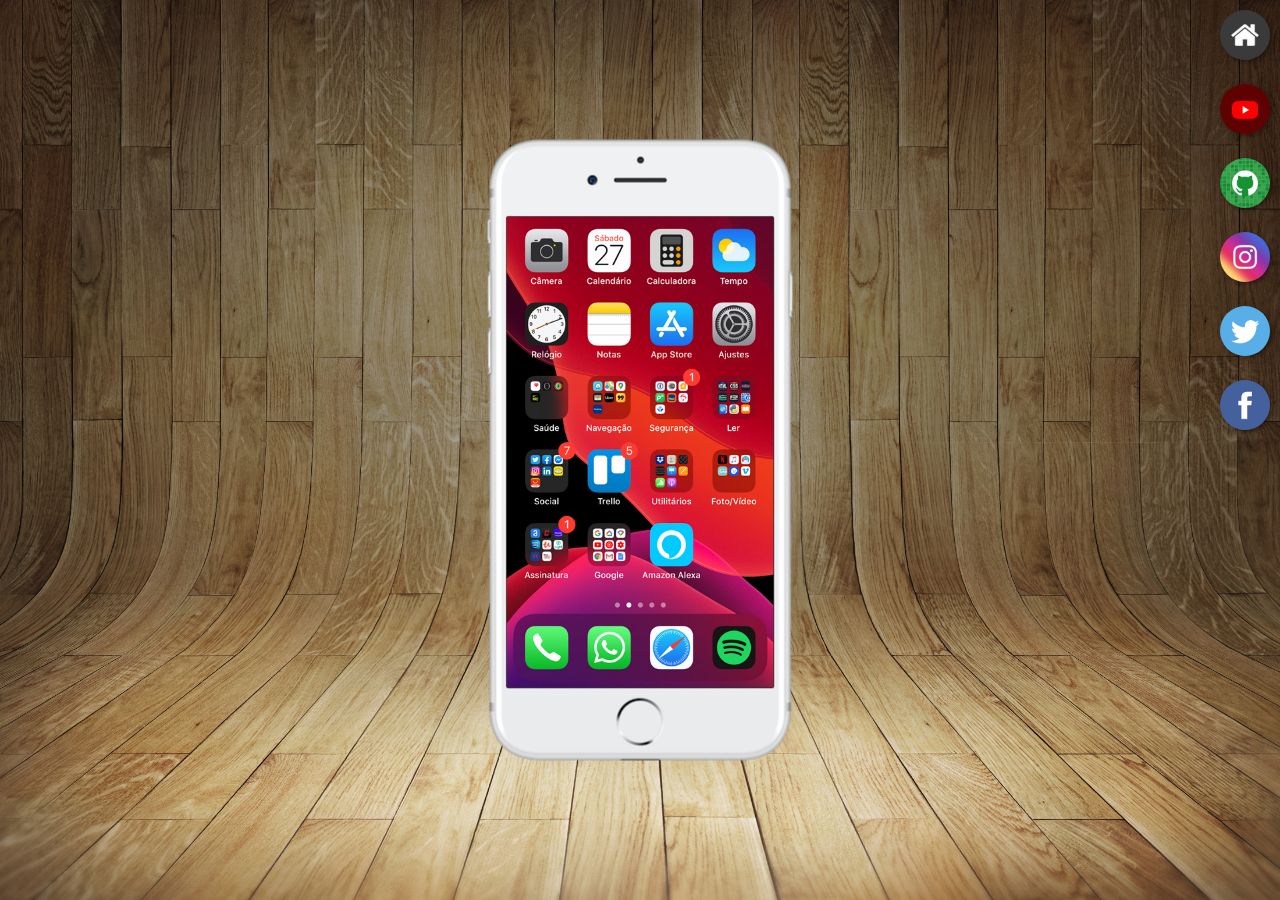
<file: index.html>
<!DOCTYPE html>
<html lang="pt-bt">
<head>
    <meta charset="UTF-8">
    <meta name="viewport" content="width=device-width, initial-scale=1.0">
    <title>Projeto Redes Sociais</title>
    <link rel="shortcut icon" href="favicon.ico" type="image/x-icon">
    <link rel="stylesheet" href="estilos/style.css">
</head>
<body>
    <main>
        <section id="telefone">
            <iframe src="home.html" name="tela" id="tela" frameborder="0">Seu navegador não é compativel</iframe>
        </section>

        <section id="redes-sociais">
            <a href="home.html" target="tela"><img src="imagens/logo-home.jpg" alt="Home"></a> <br>
            <a href="youtube.html" target="tela"><img src="imagens/logo-youtube.jpg" alt="Youtube"></a> <br>
            <a href="github.html" target="tela"><img src="imagens/logo-github.jpg" alt="Github"></a> <br>
            <a href="instagram.html" target="tela"><img src="imagens/logo-instagram.jpg" alt="Instagram"></a> <br>
            <a href="twitter.html" target="tela"><img src="imagens/logo-twitter.jpg" alt="Twitter"></a> <br>
            <a href="facebook.html" target="tela"><img src="imagens/logo-facebook.jpg" alt="Facebook"></a>

        </section>
    </main>
</body>
</html>
</file>
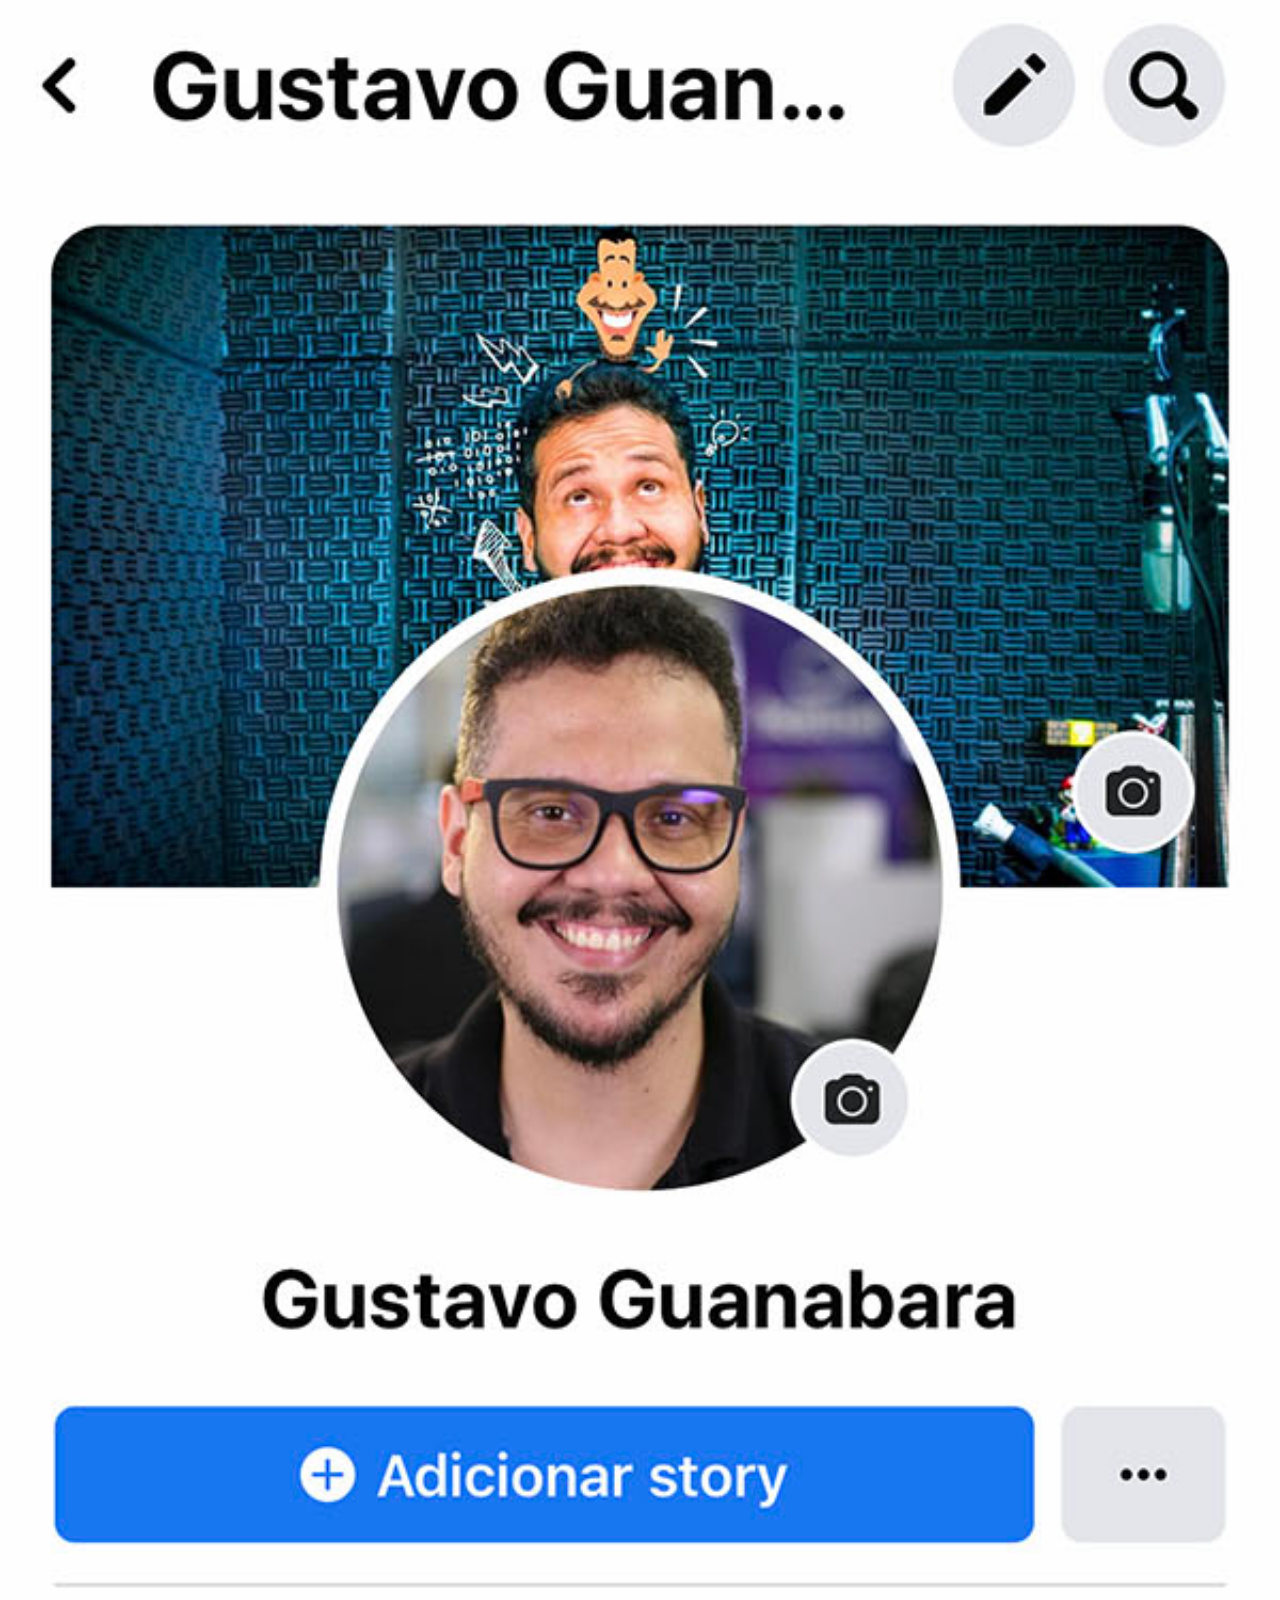
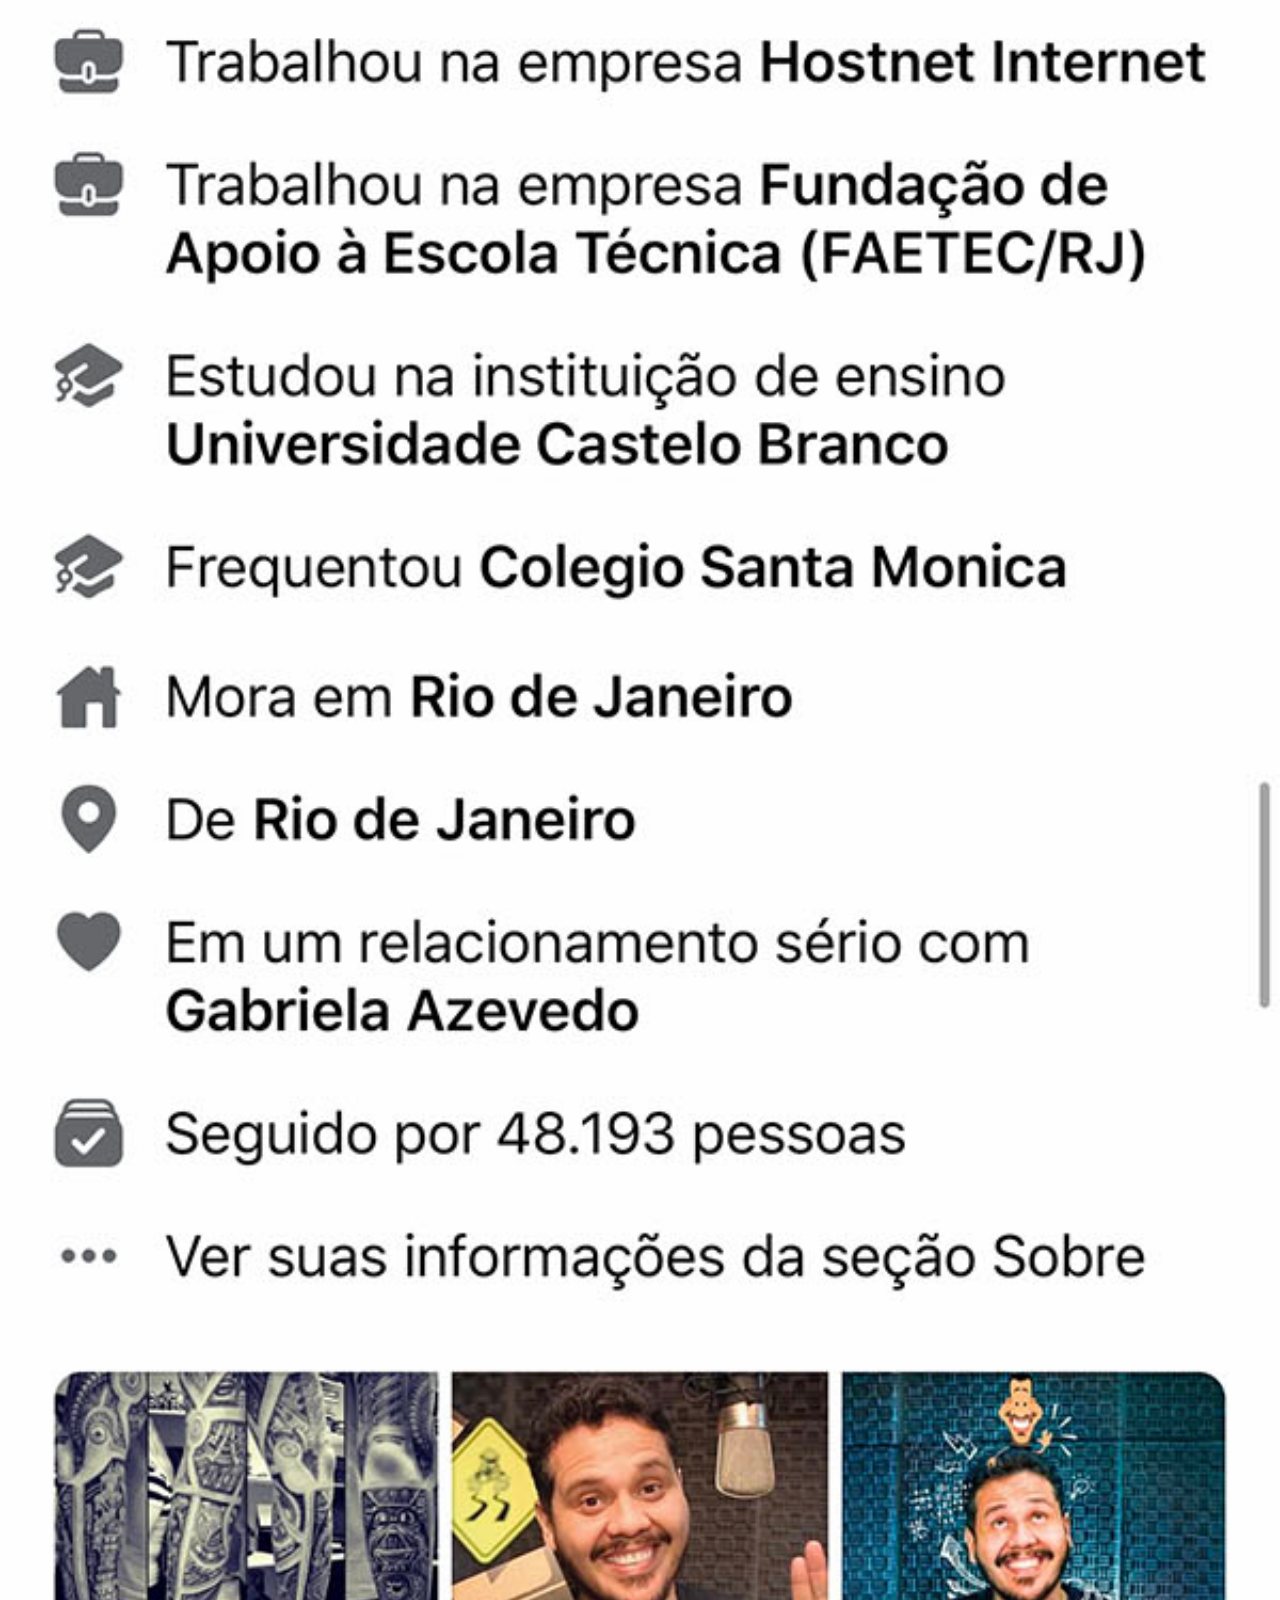
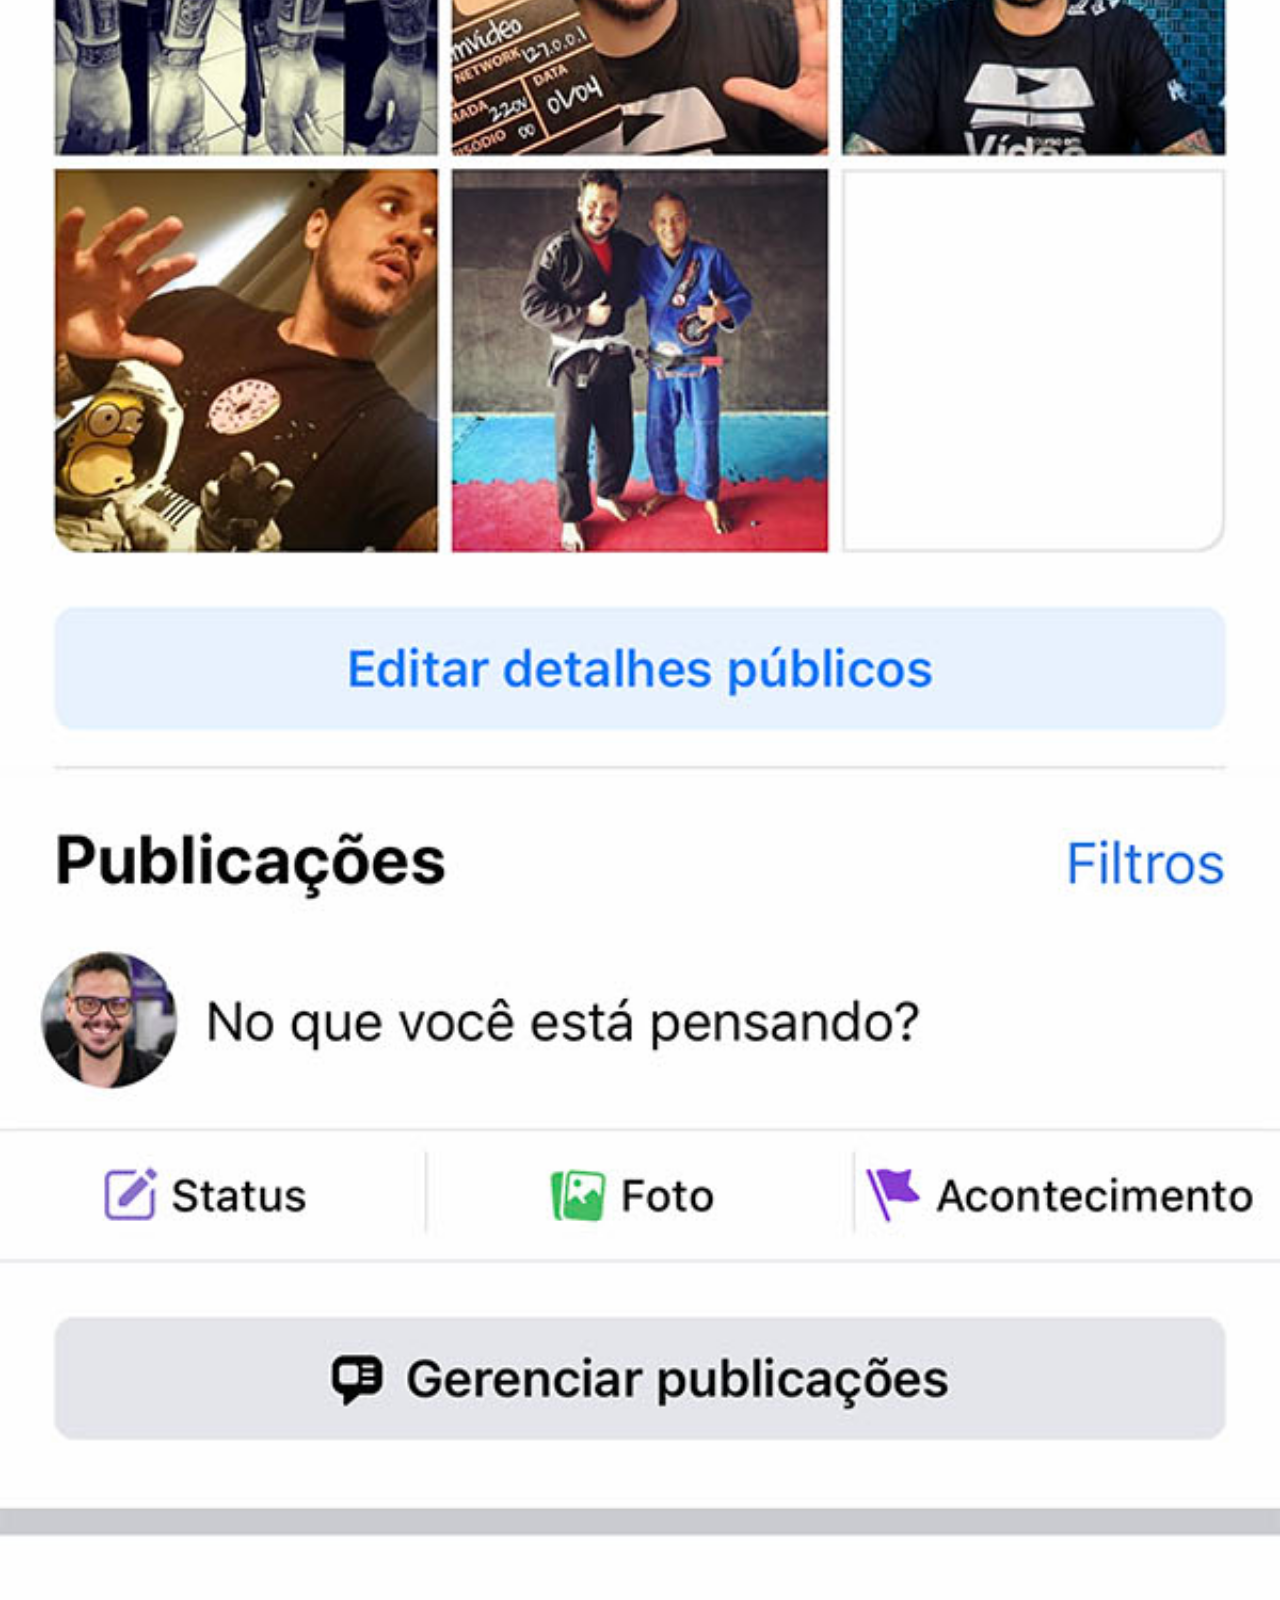
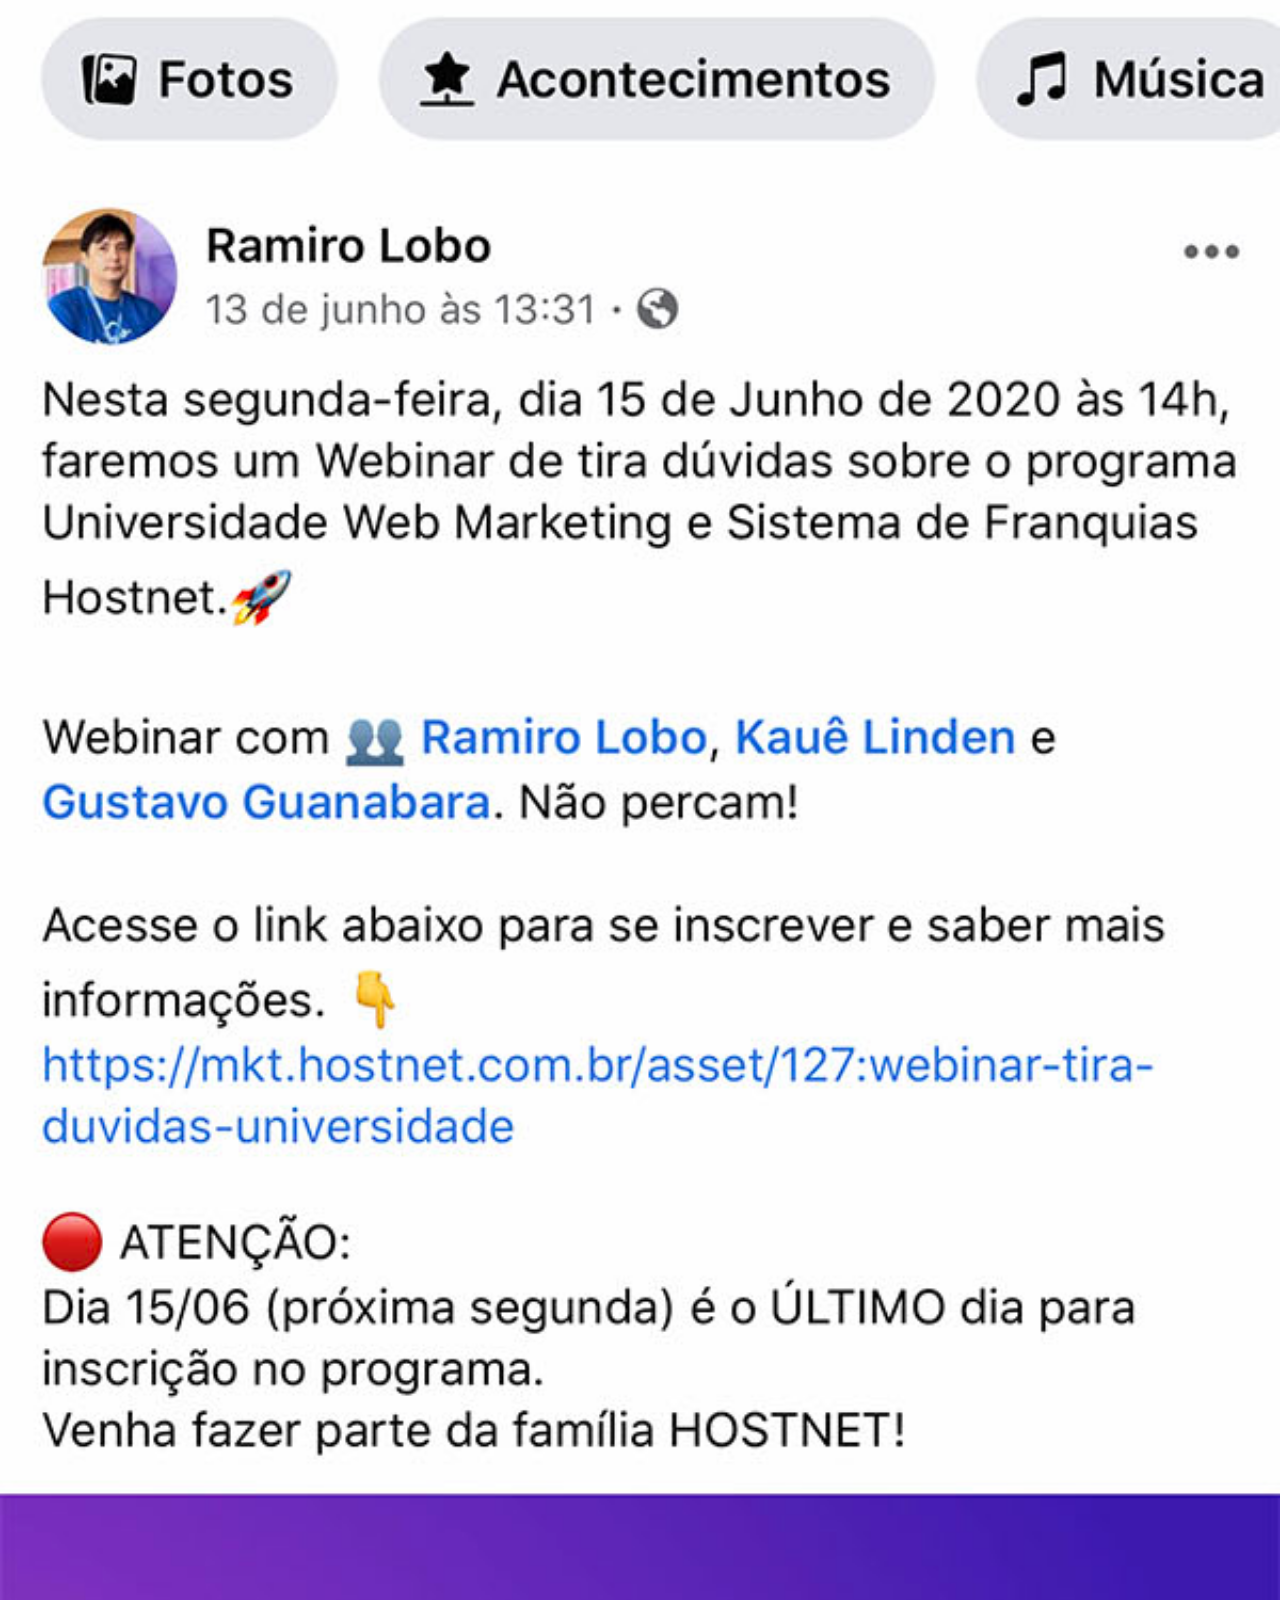
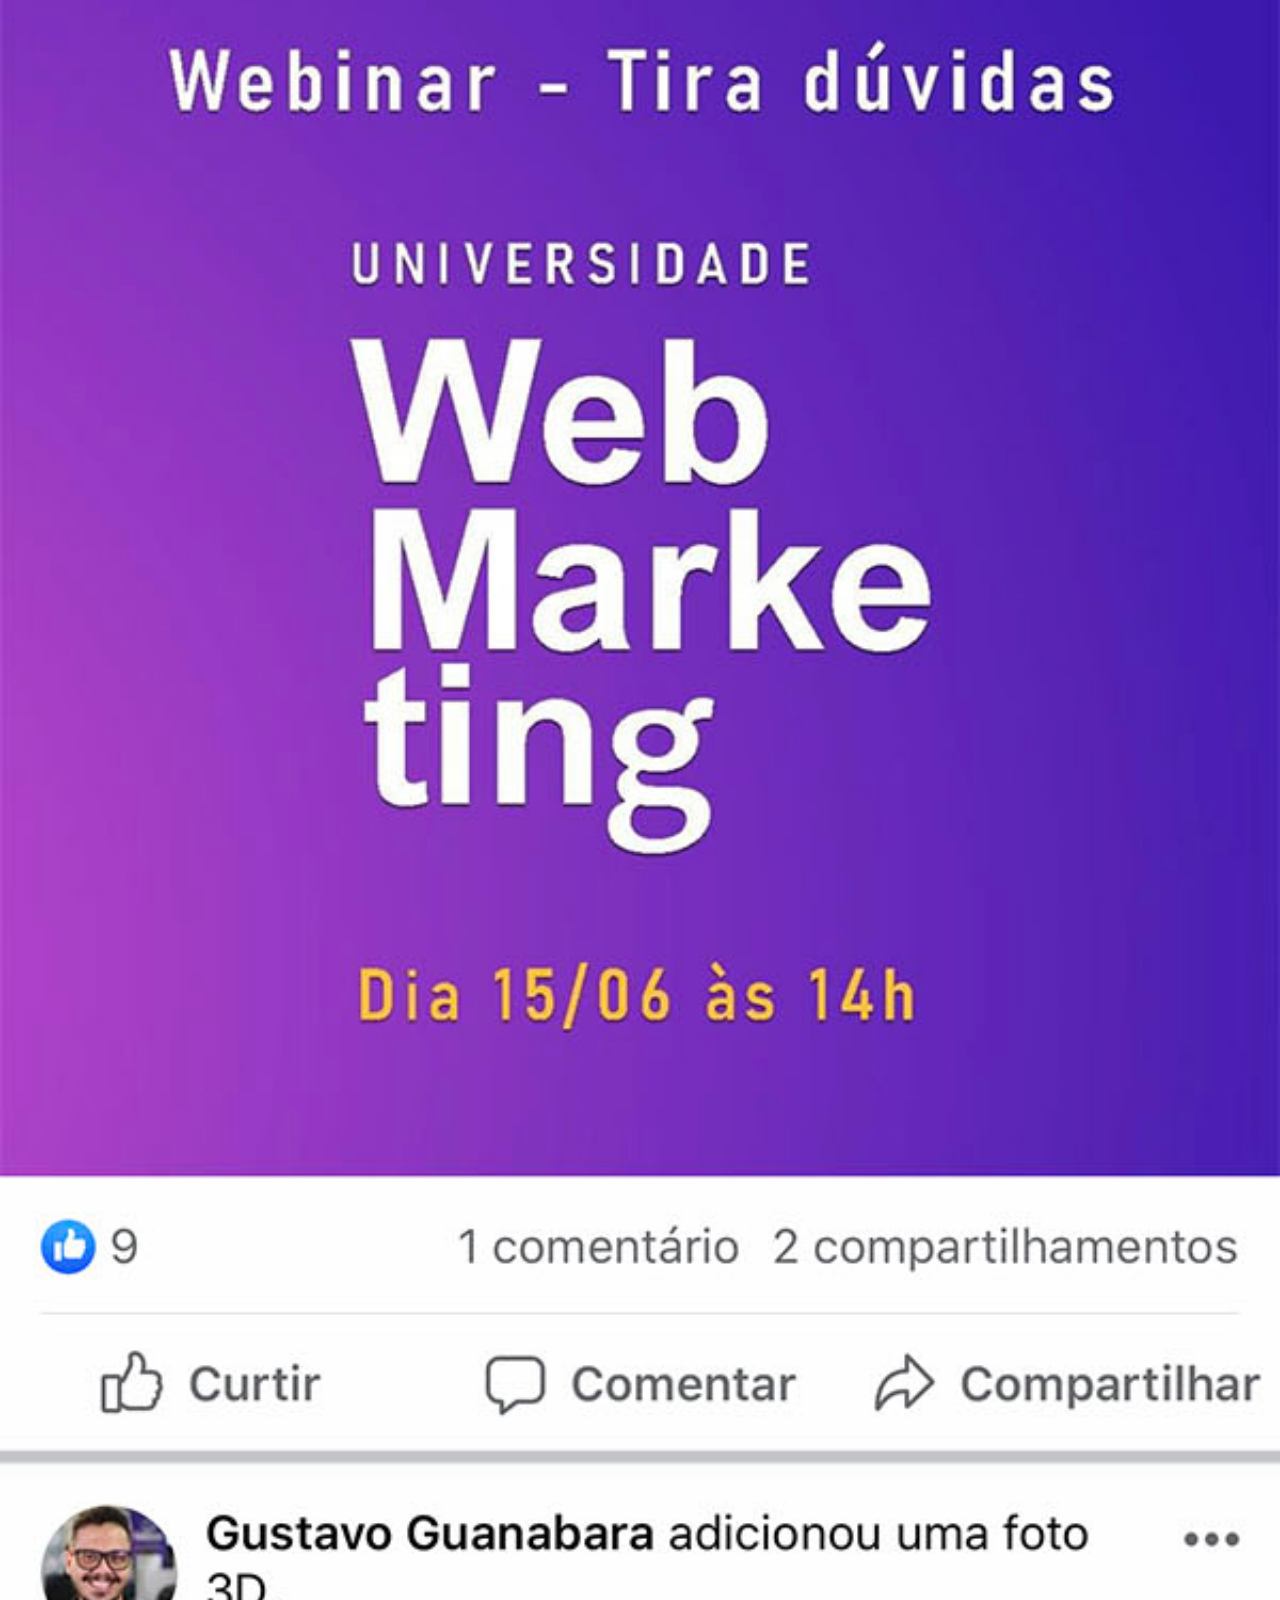
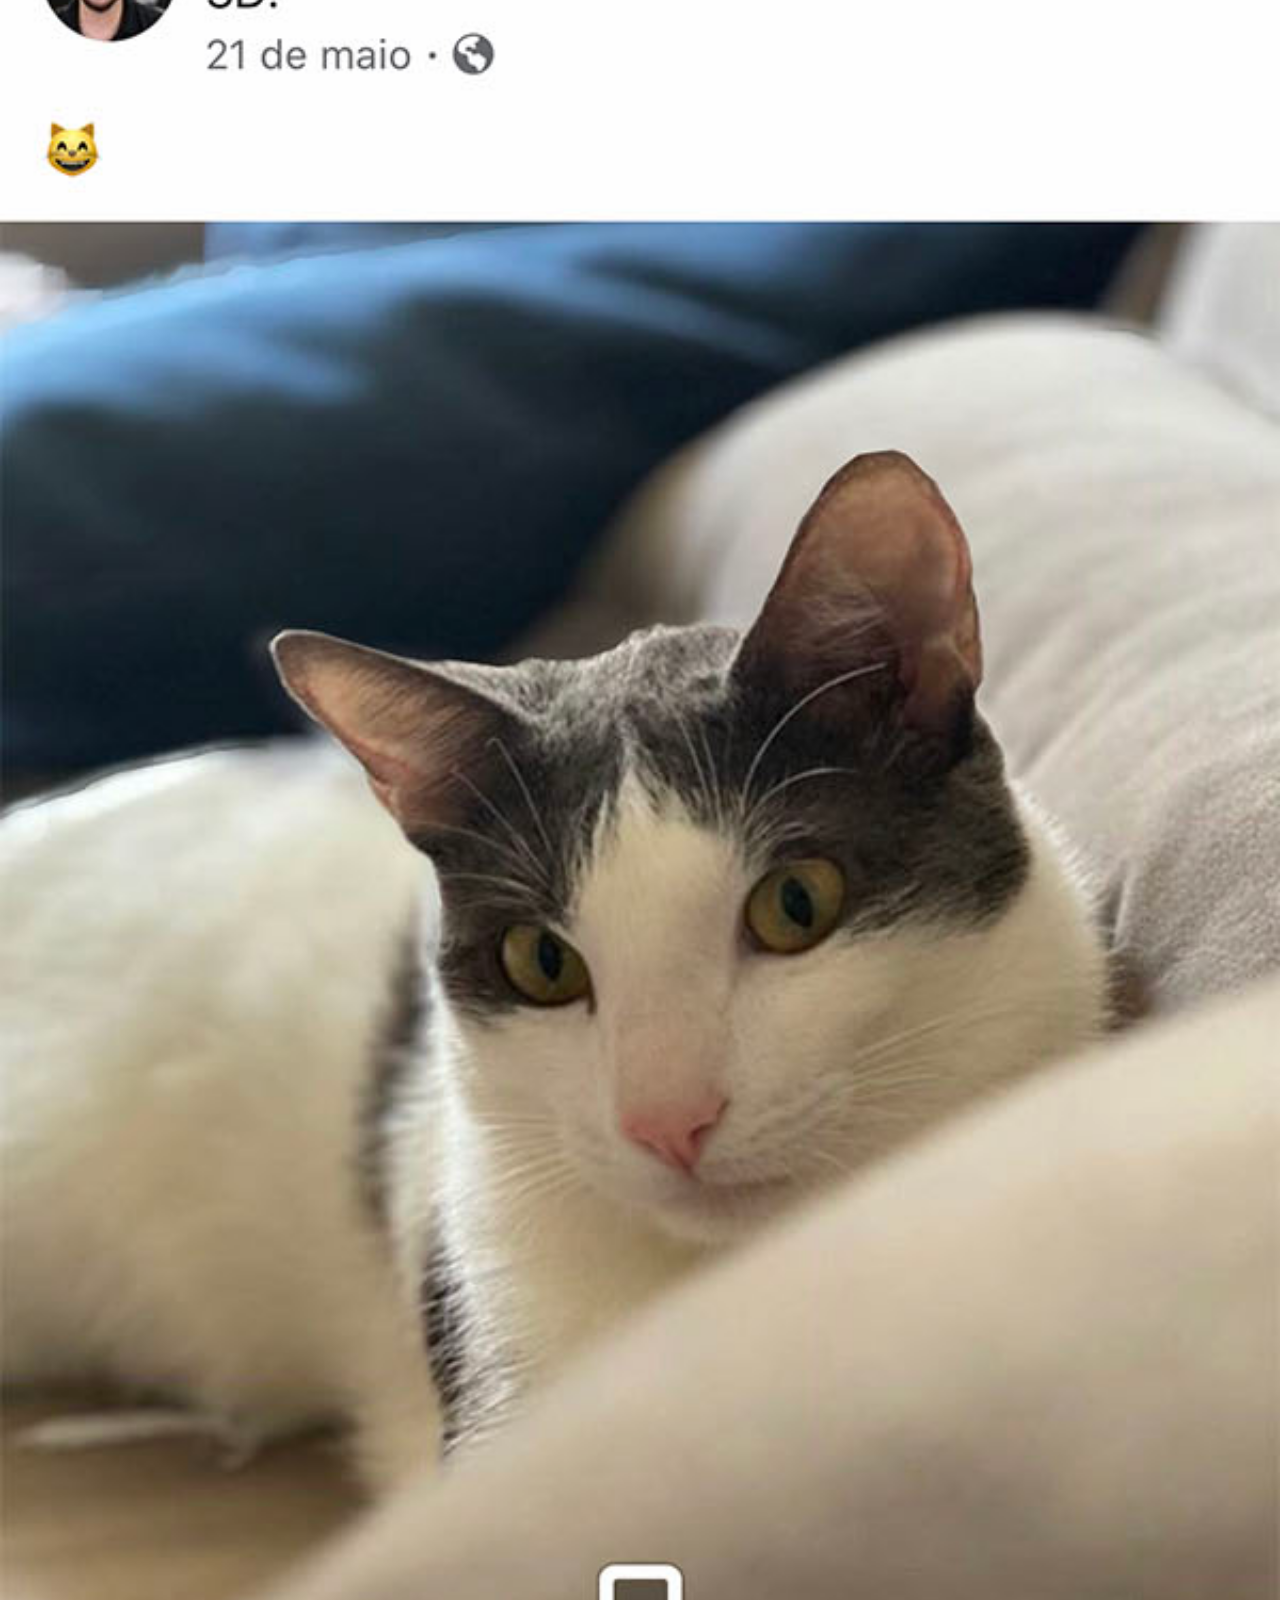
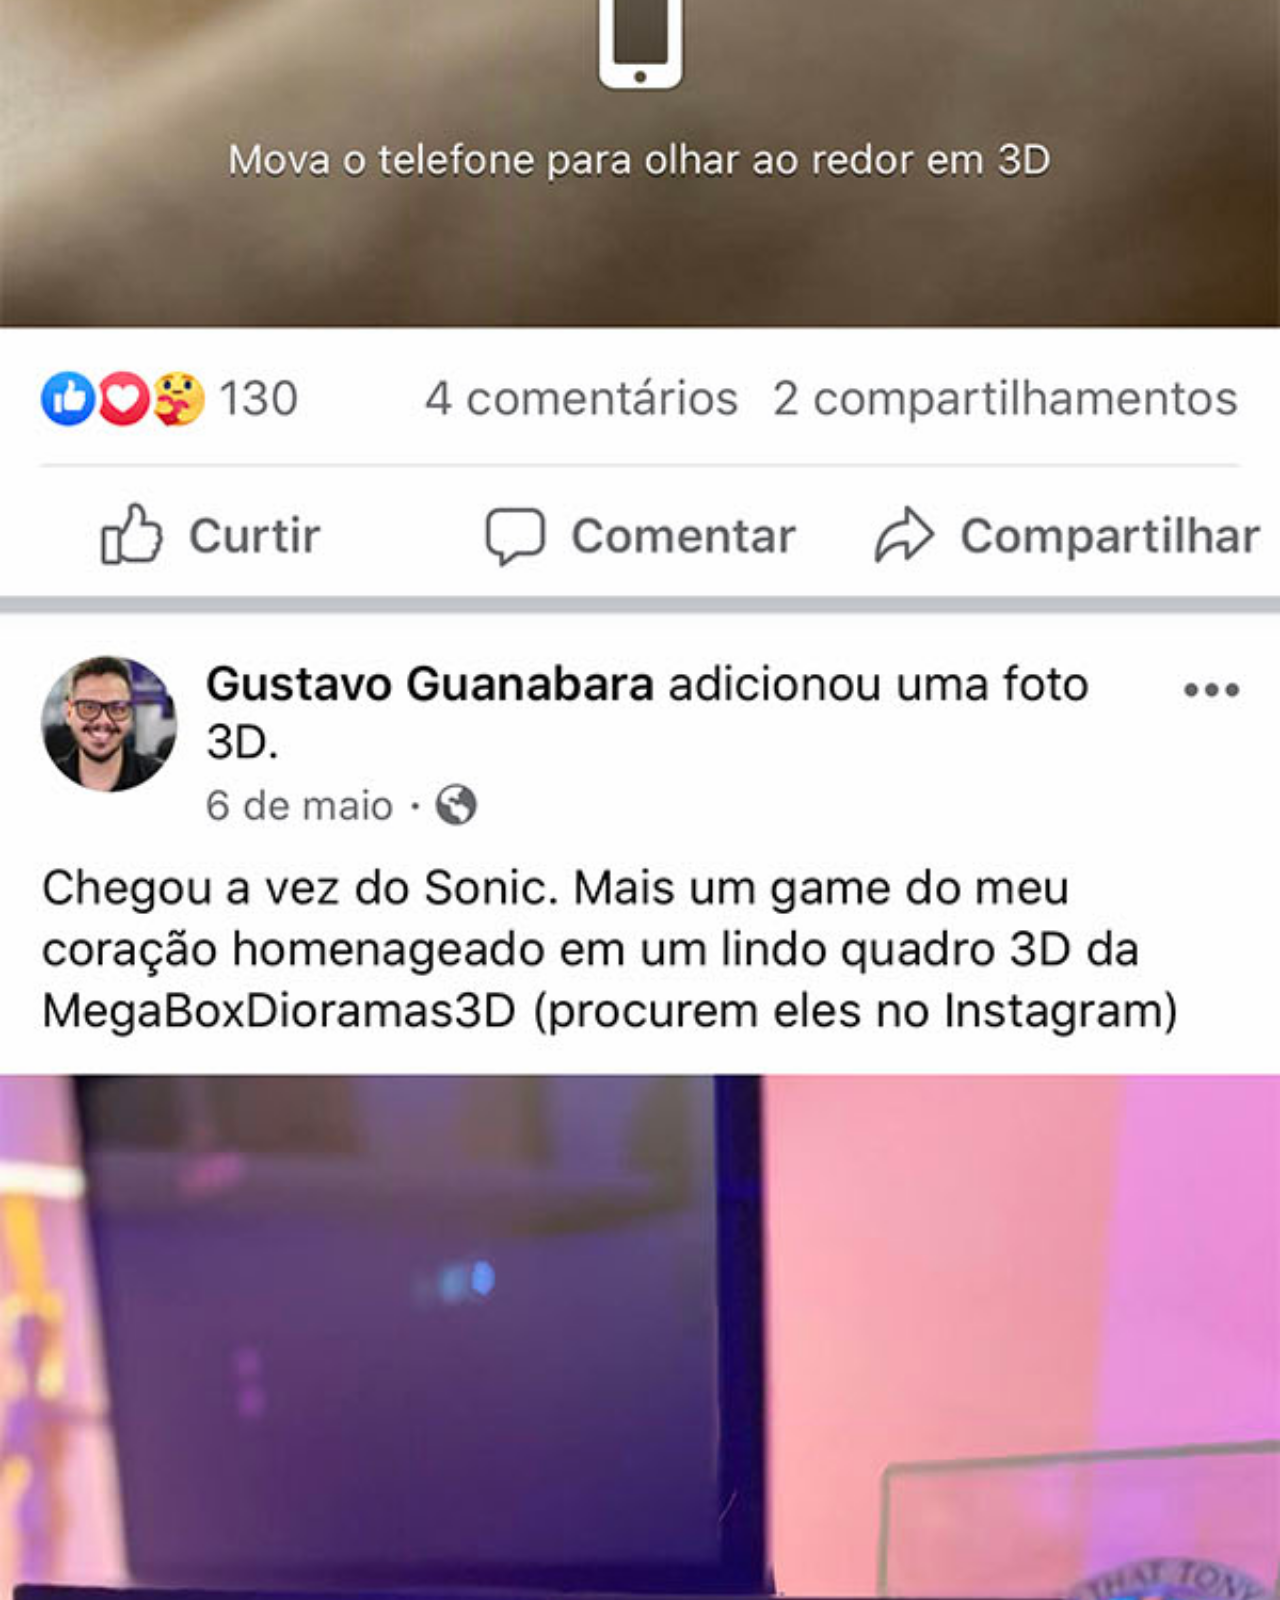
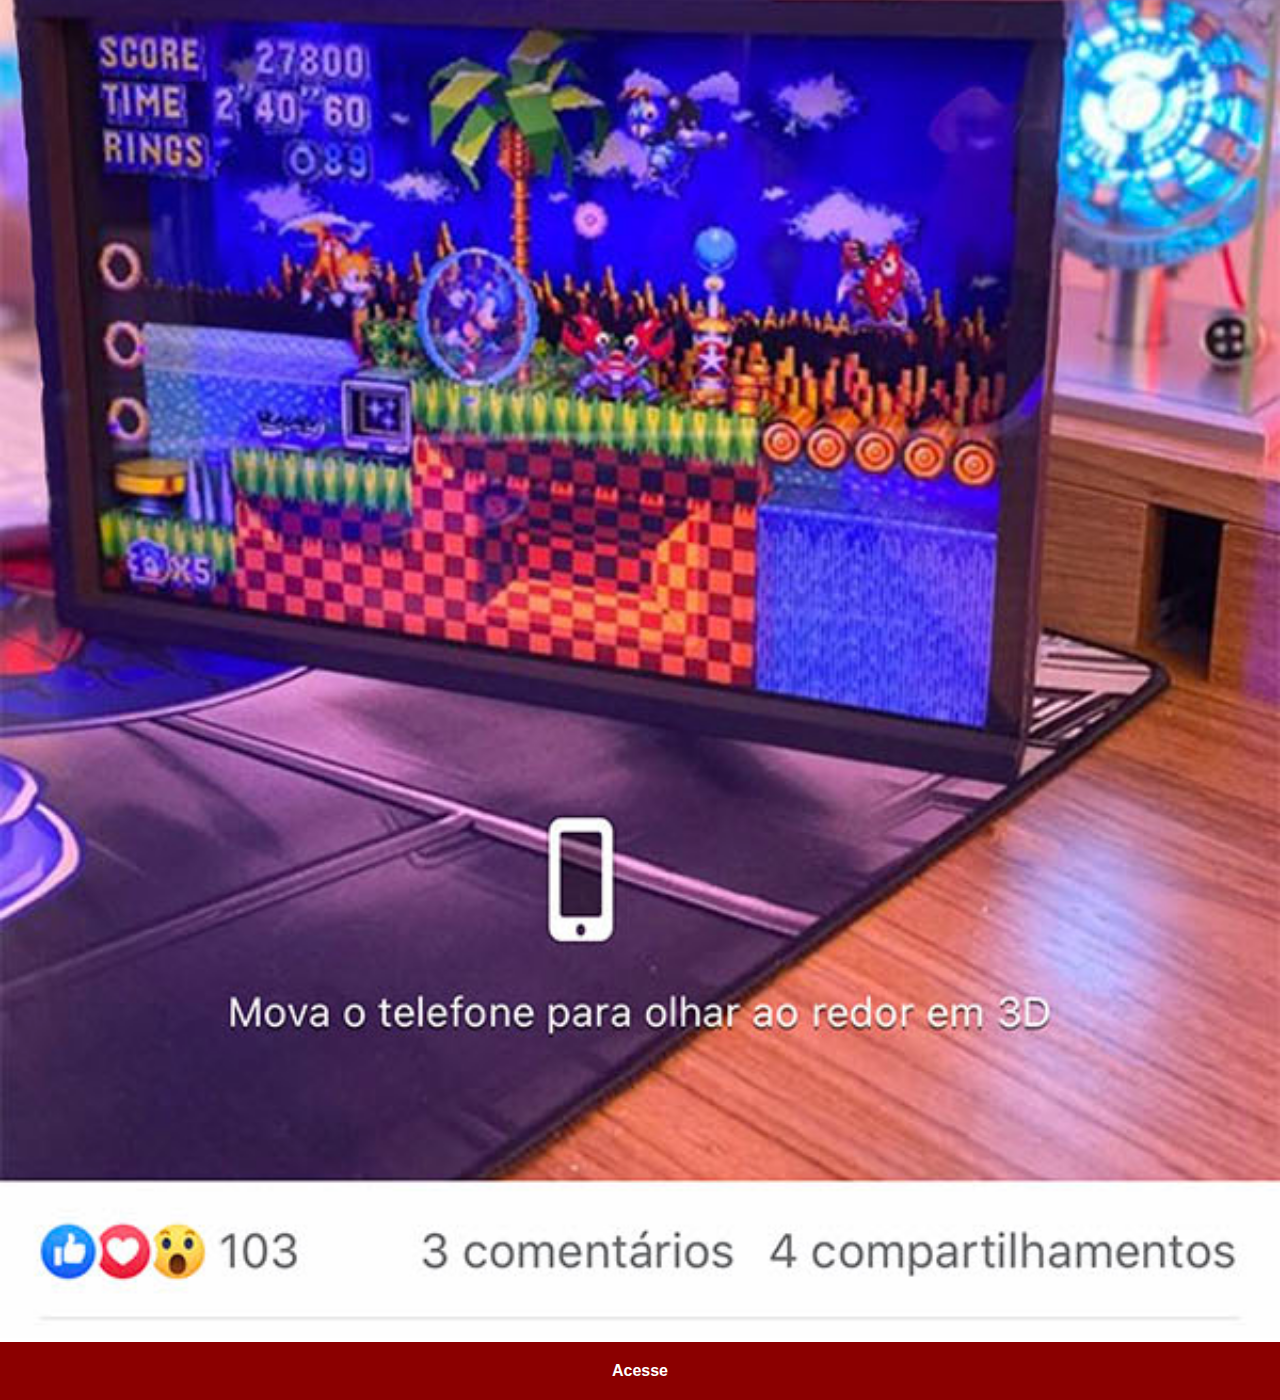
<file: facebook.html>
<!DOCTYPE html>
<html lang="pt-br">
<head>
    <meta charset="UTF-8">
    <meta name="viewport" content="width=device-width, initial-scale=1.0">
    <title>Facebook</title>
    <link rel="stylesheet" href="estilos/social.css">
</head>
<body>
    <img src="imagens/tela-facebook.jpg" alt="Facebook">
    <a href="https://www.facebook.com/gustavoguanabara/" target="_blank">Acesse</a>
</body>
</html>
</file>
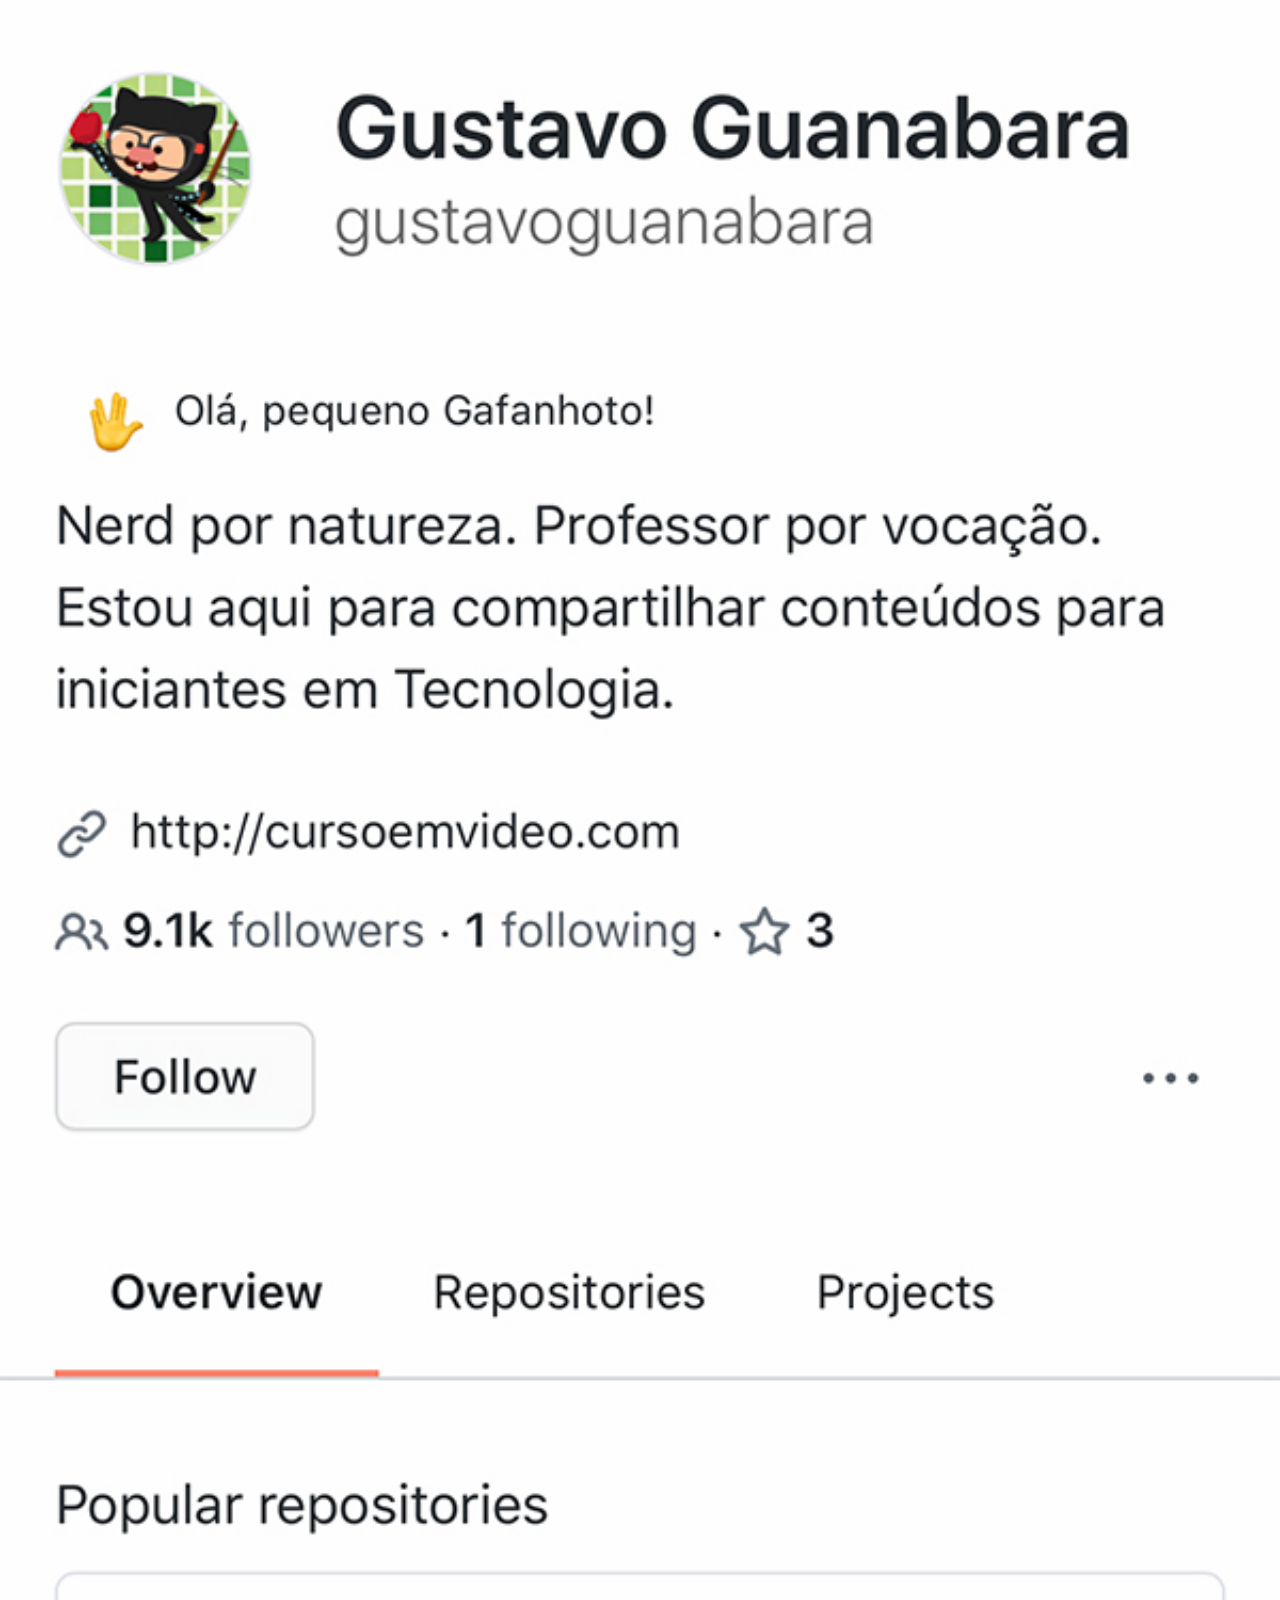
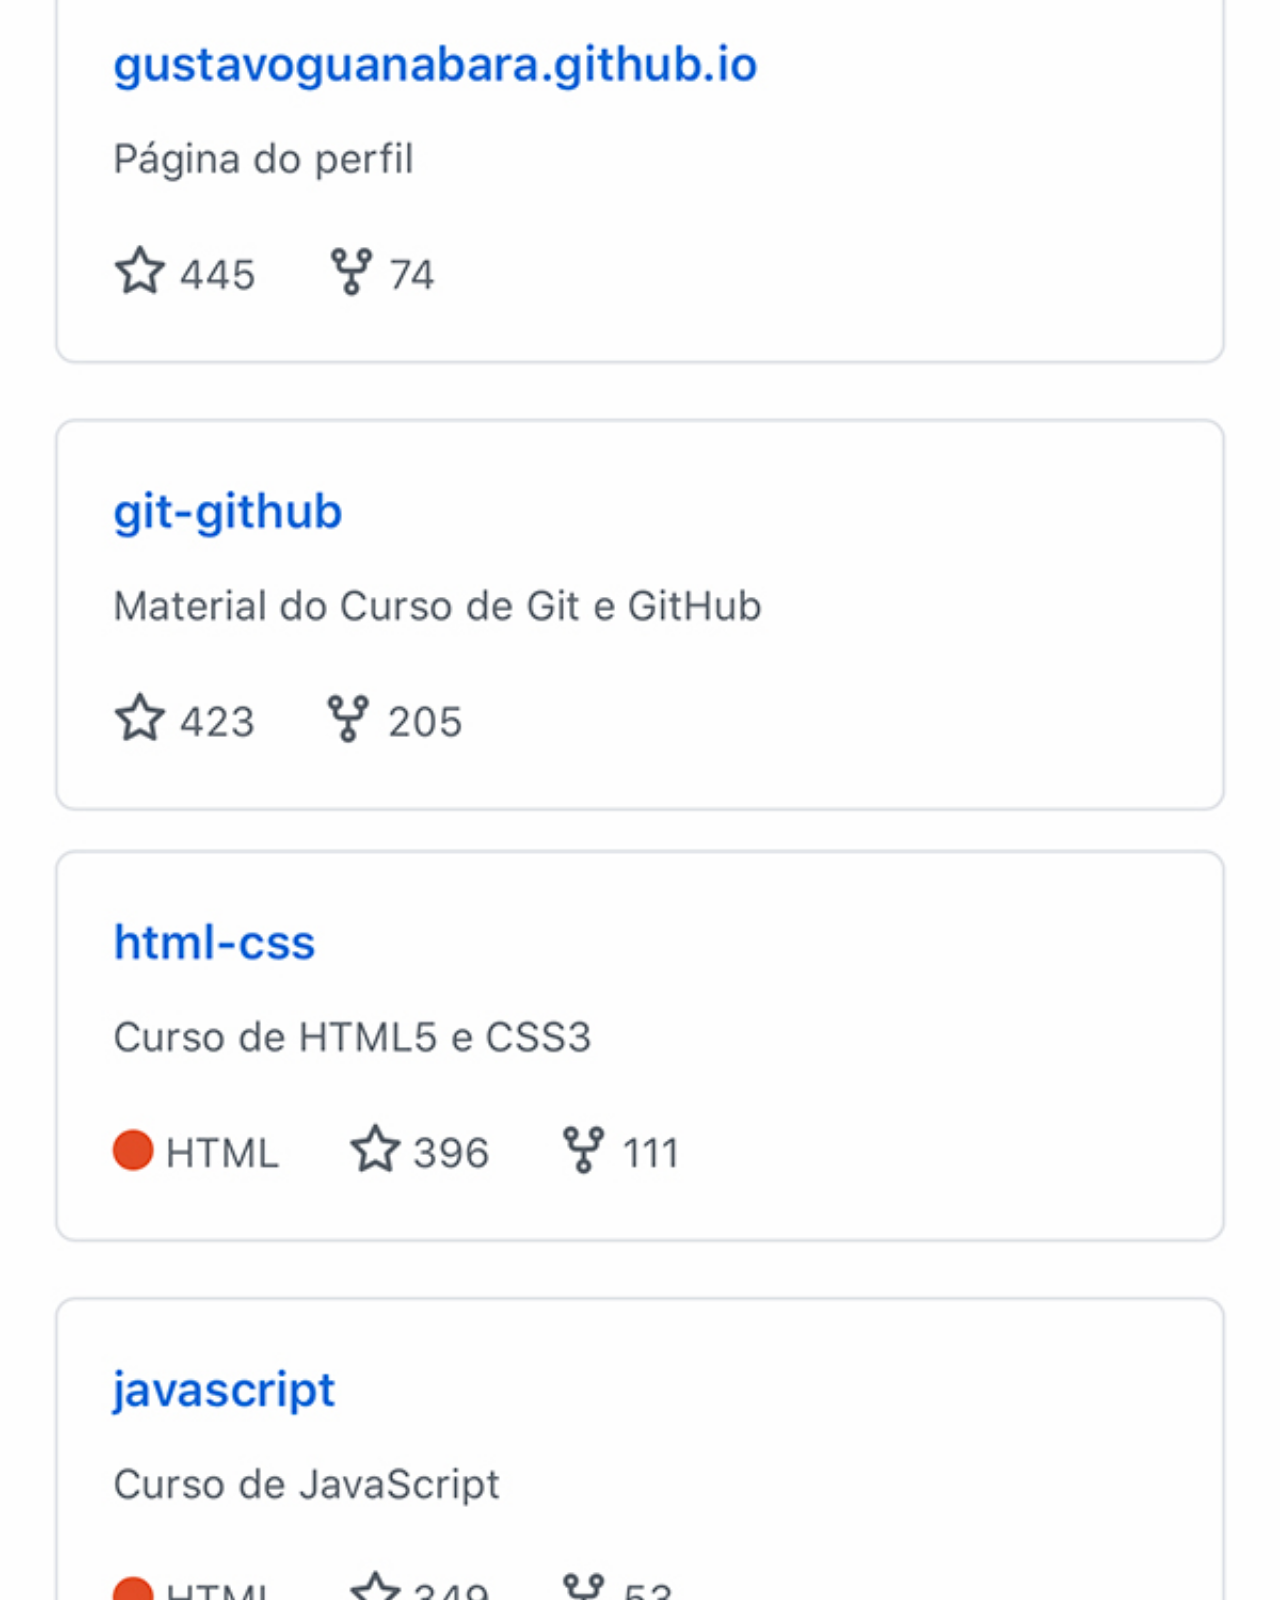
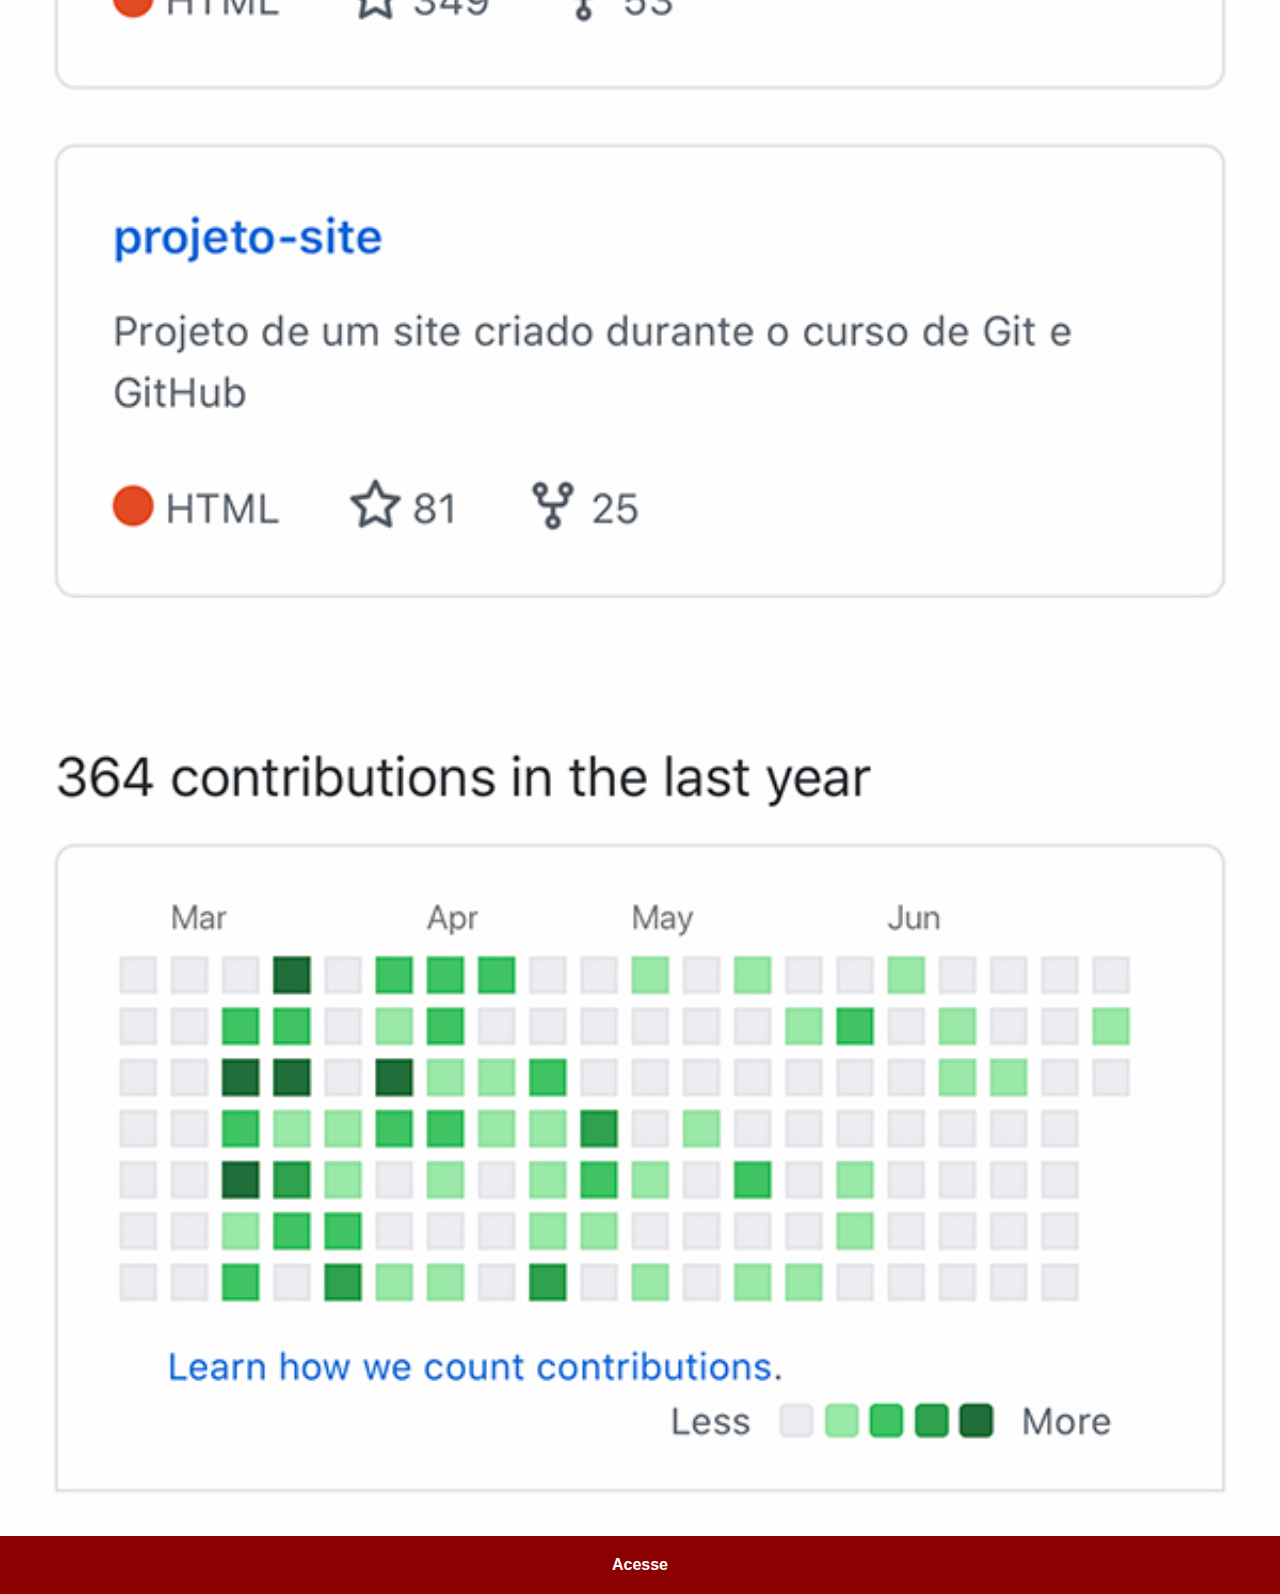
<file: github.html>
<!DOCTYPE html>
<html lang="pt-br">
<head>
    <meta charset="UTF-8">
    <meta name="viewport" content="width=device-width, initial-scale=1.0">
    <title>Github</title>
    <link rel="stylesheet" href="estilos/social.css">
</head>
<body>
    <img src="imagens/tela-github.jpg" alt="Github">
    <a href="https://github.com/gustavoguanabara" target="_blank">Acesse</a>
</body>
</html>
</file>
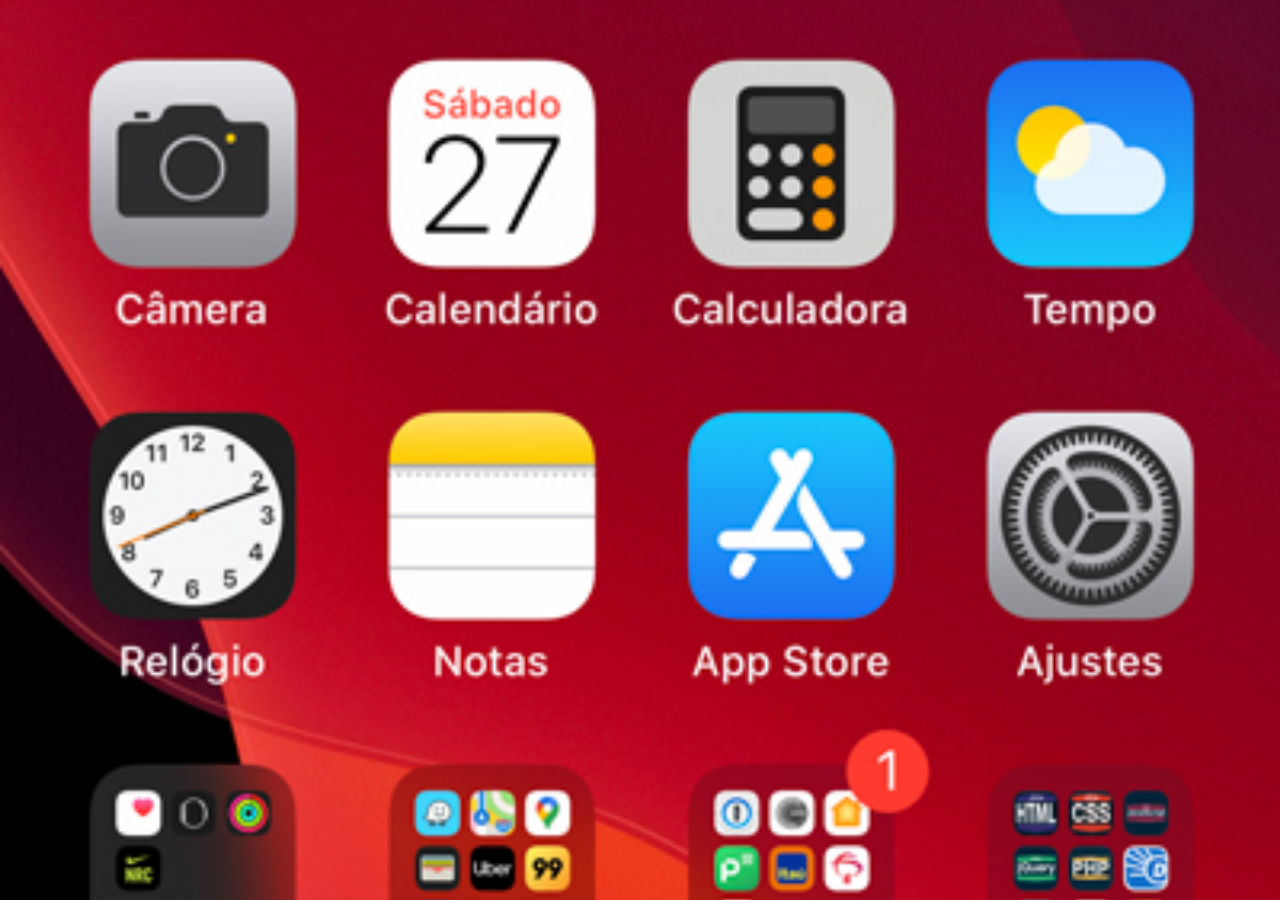
<file: home.html>
<!DOCTYPE html>
<html lang="pt-br">
<head>
    <meta charset="UTF-8">
    <meta name="viewport" content="width=device-width, initial-scale=1.0">
    <title>Home</title>
    <style>
        * {
            margin: 0px;
            padding: 0px;
        }

        body {
            height: 100vh;
            width: 100vw;
            background: black url('imagens/tela-home.jpg') no-repeat top center;
            background-size: cover;
        }
    </style>
</head>
<body>
    
</body>
</html>
</file>
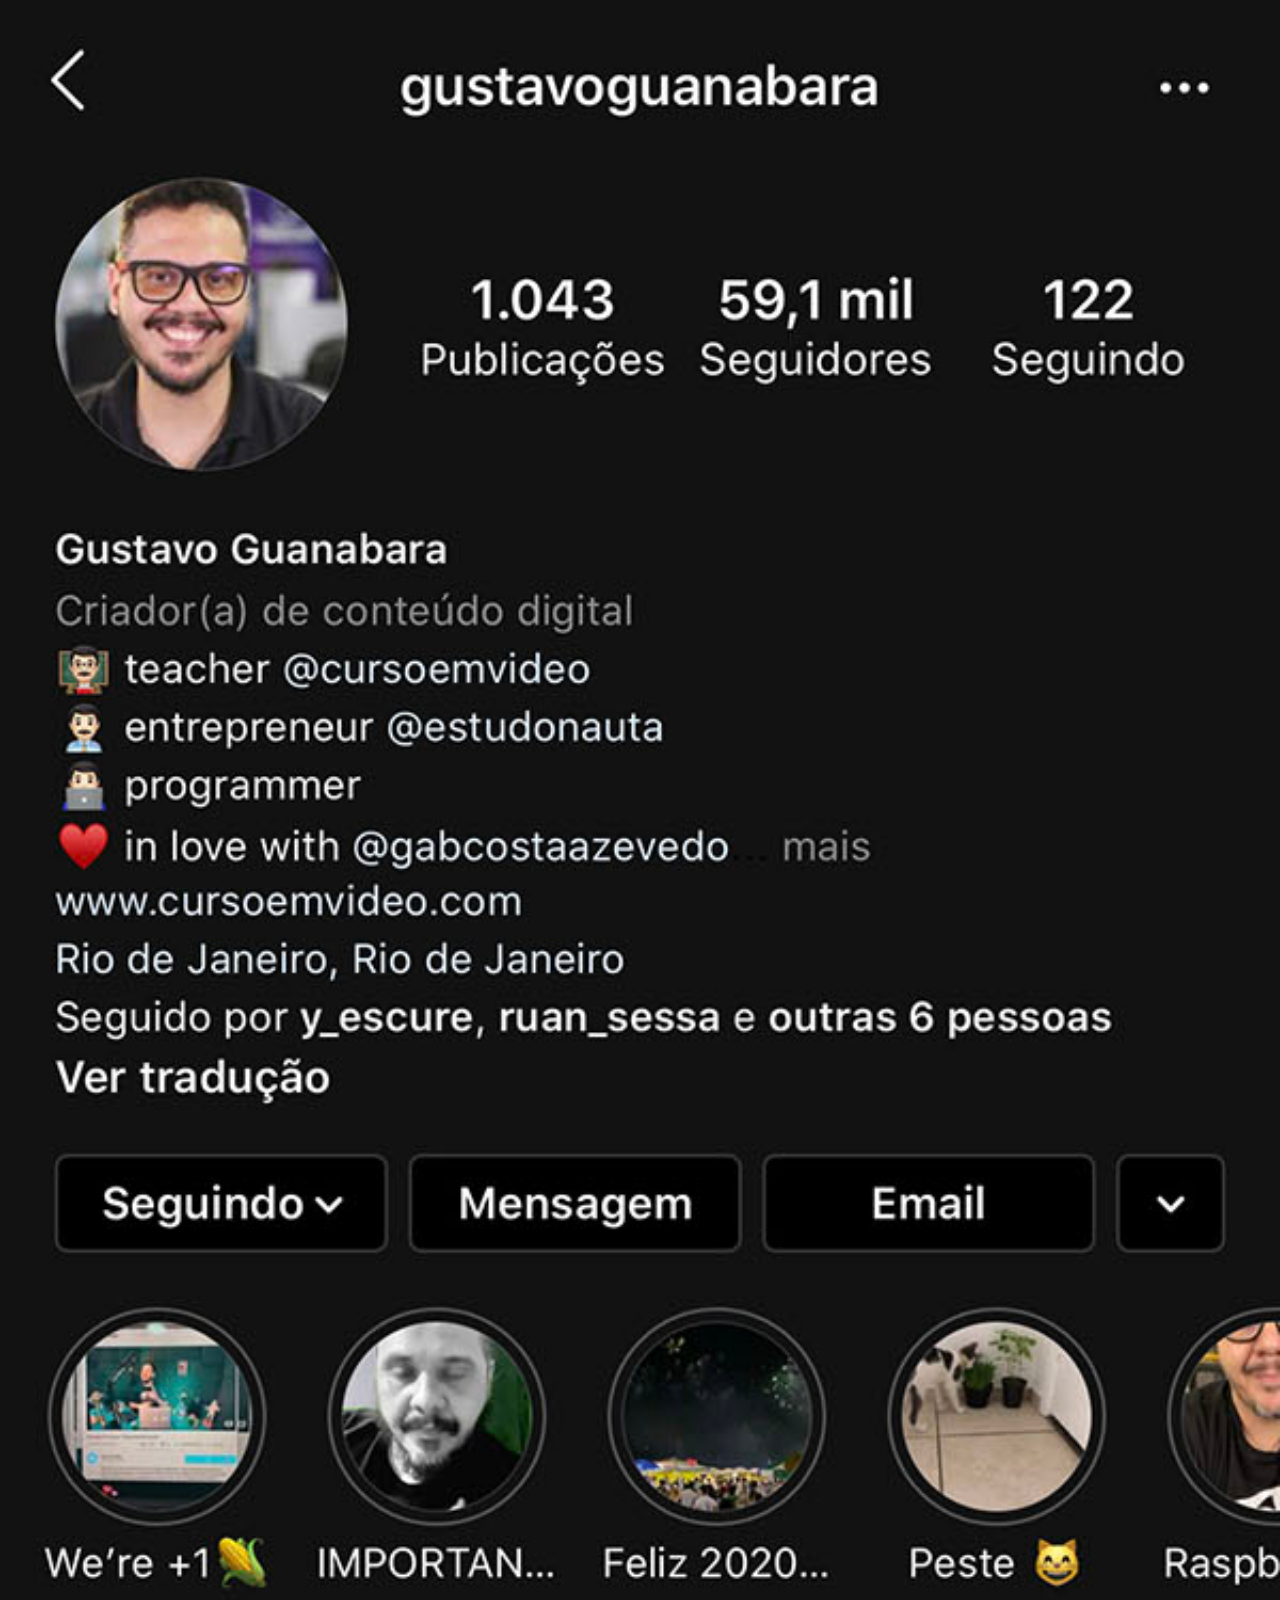
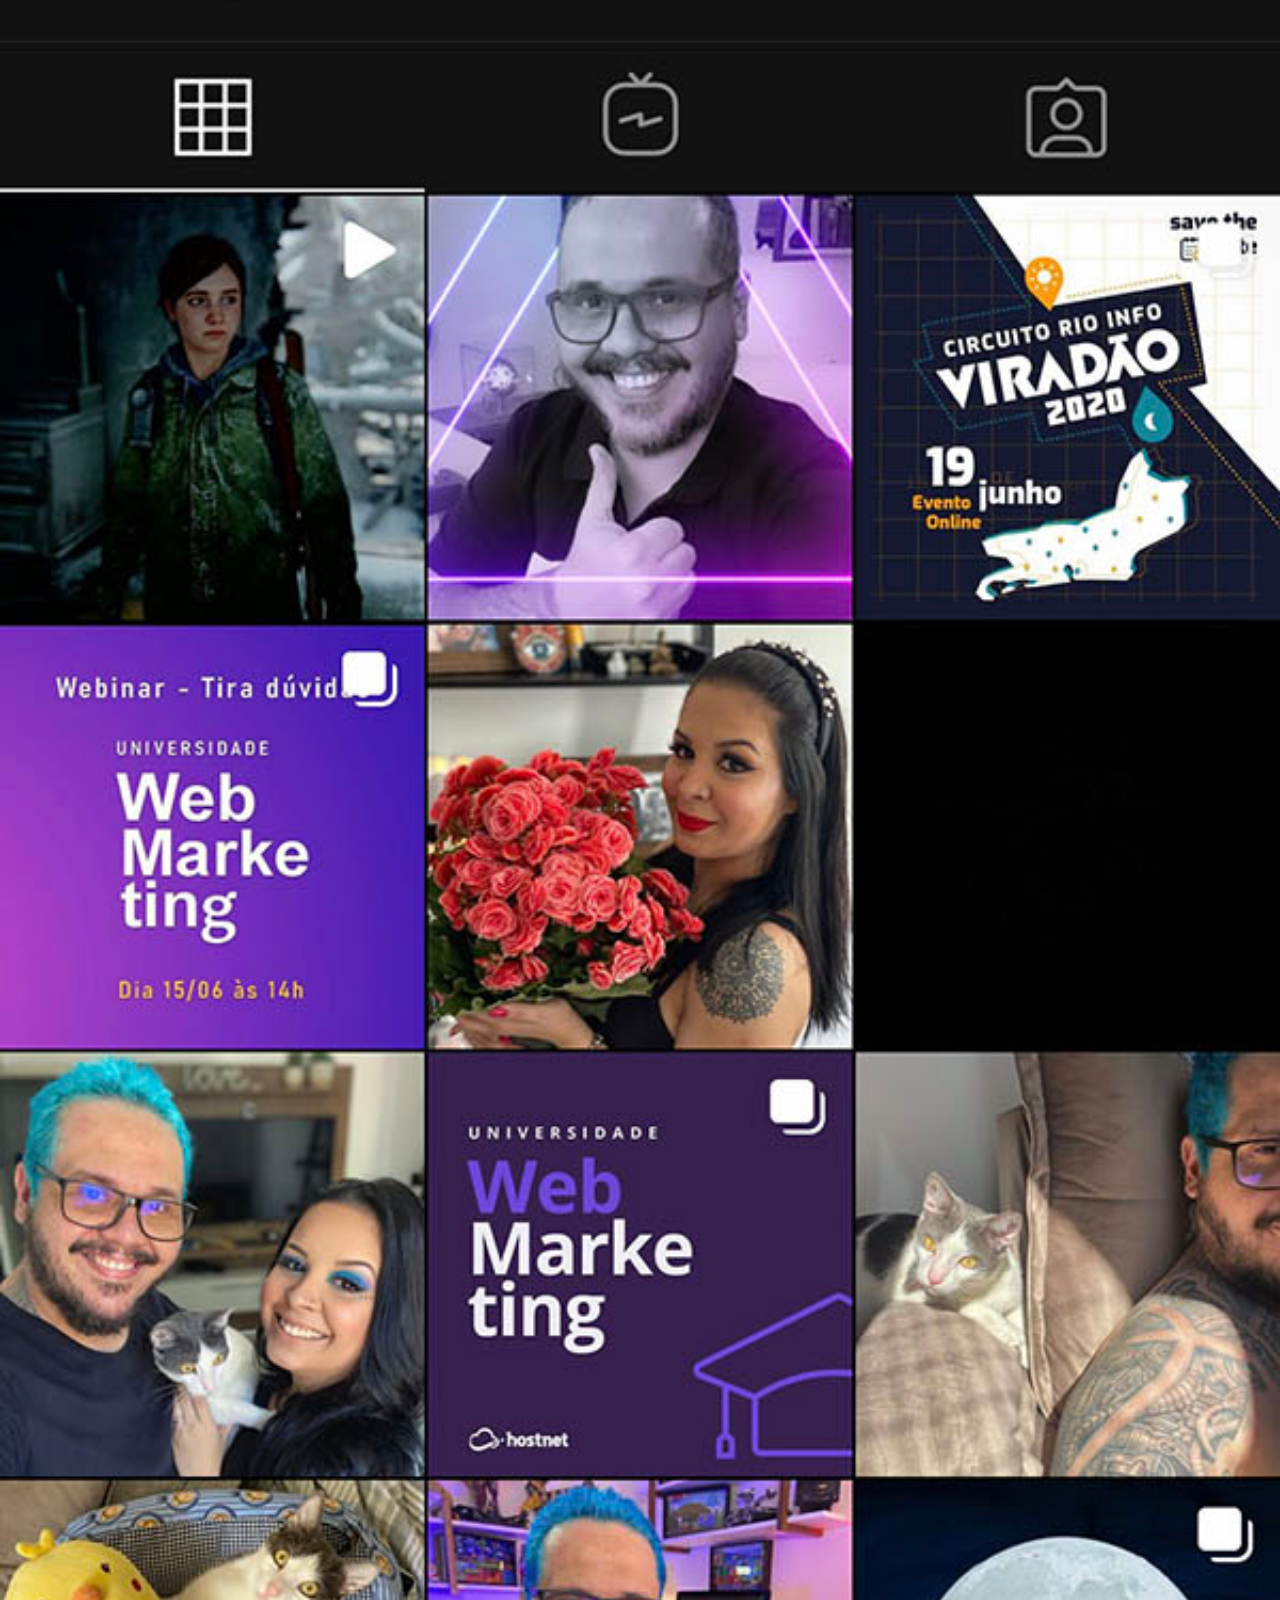
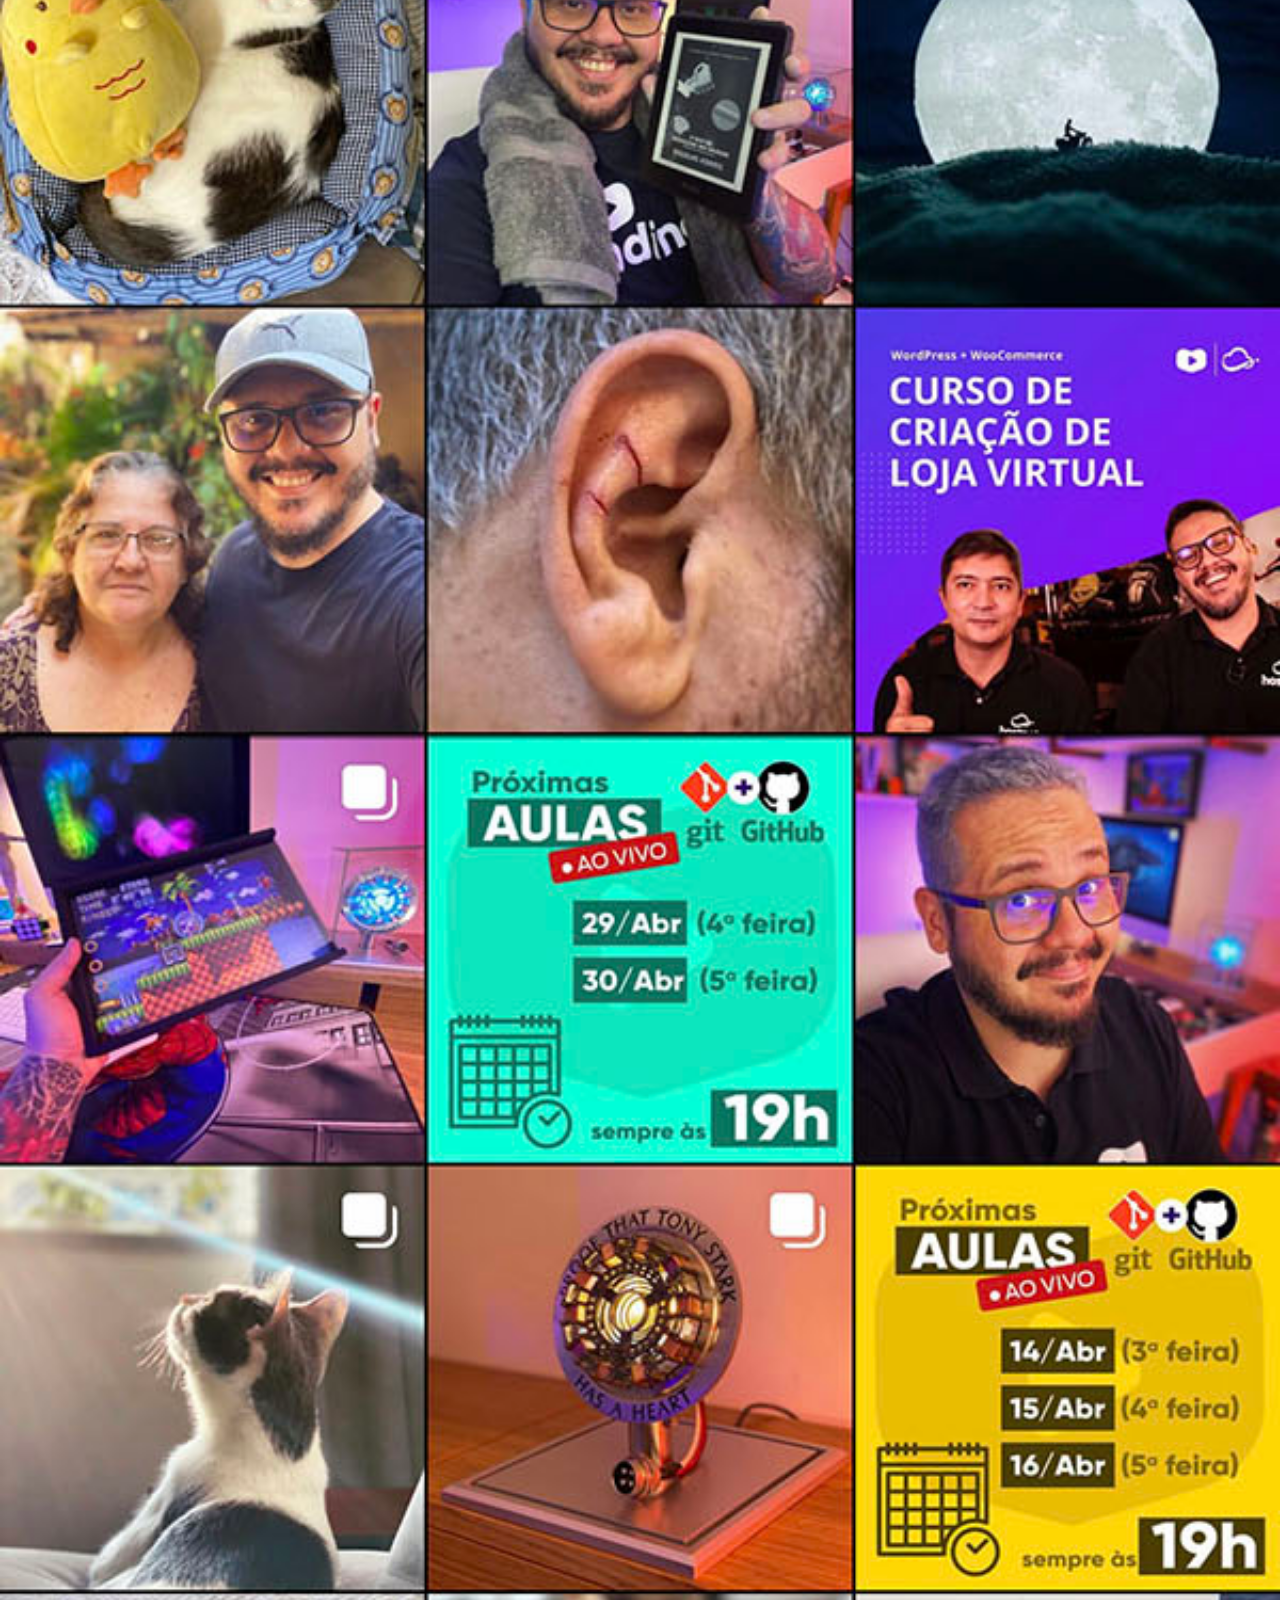
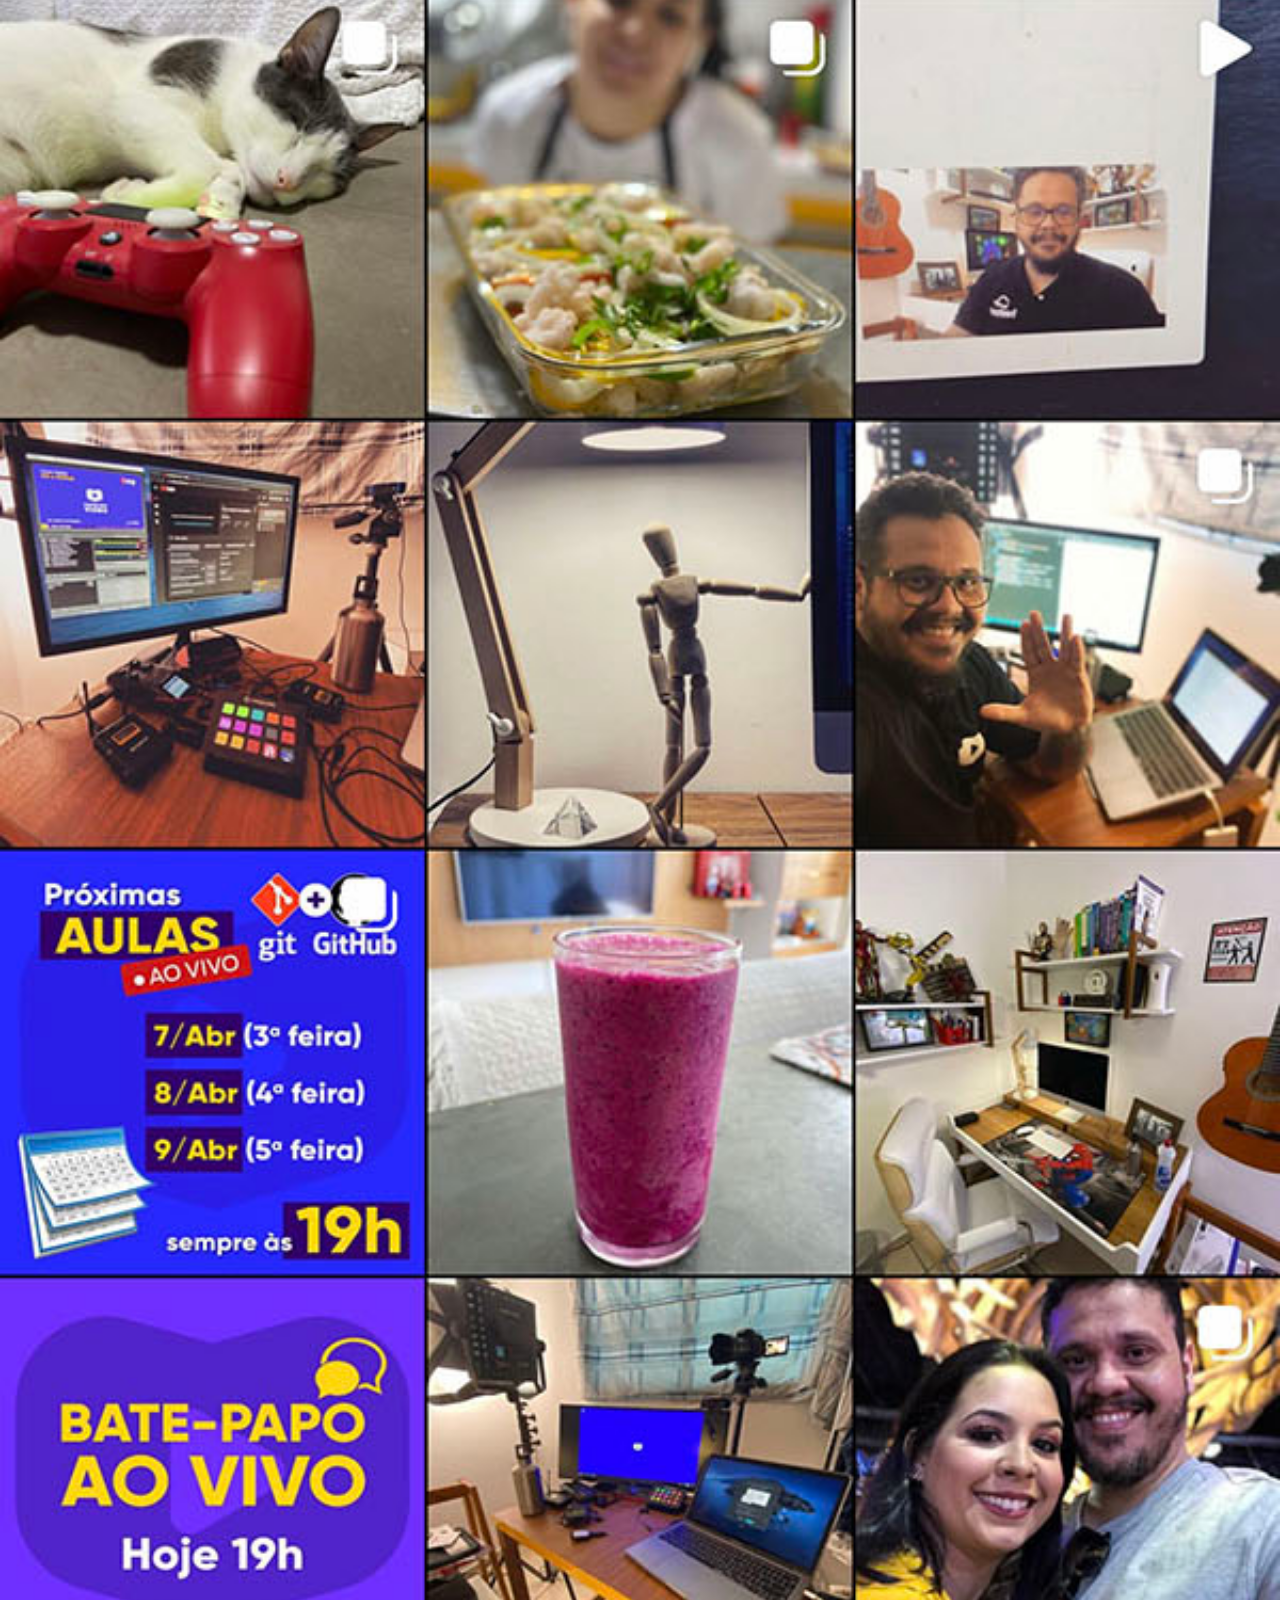
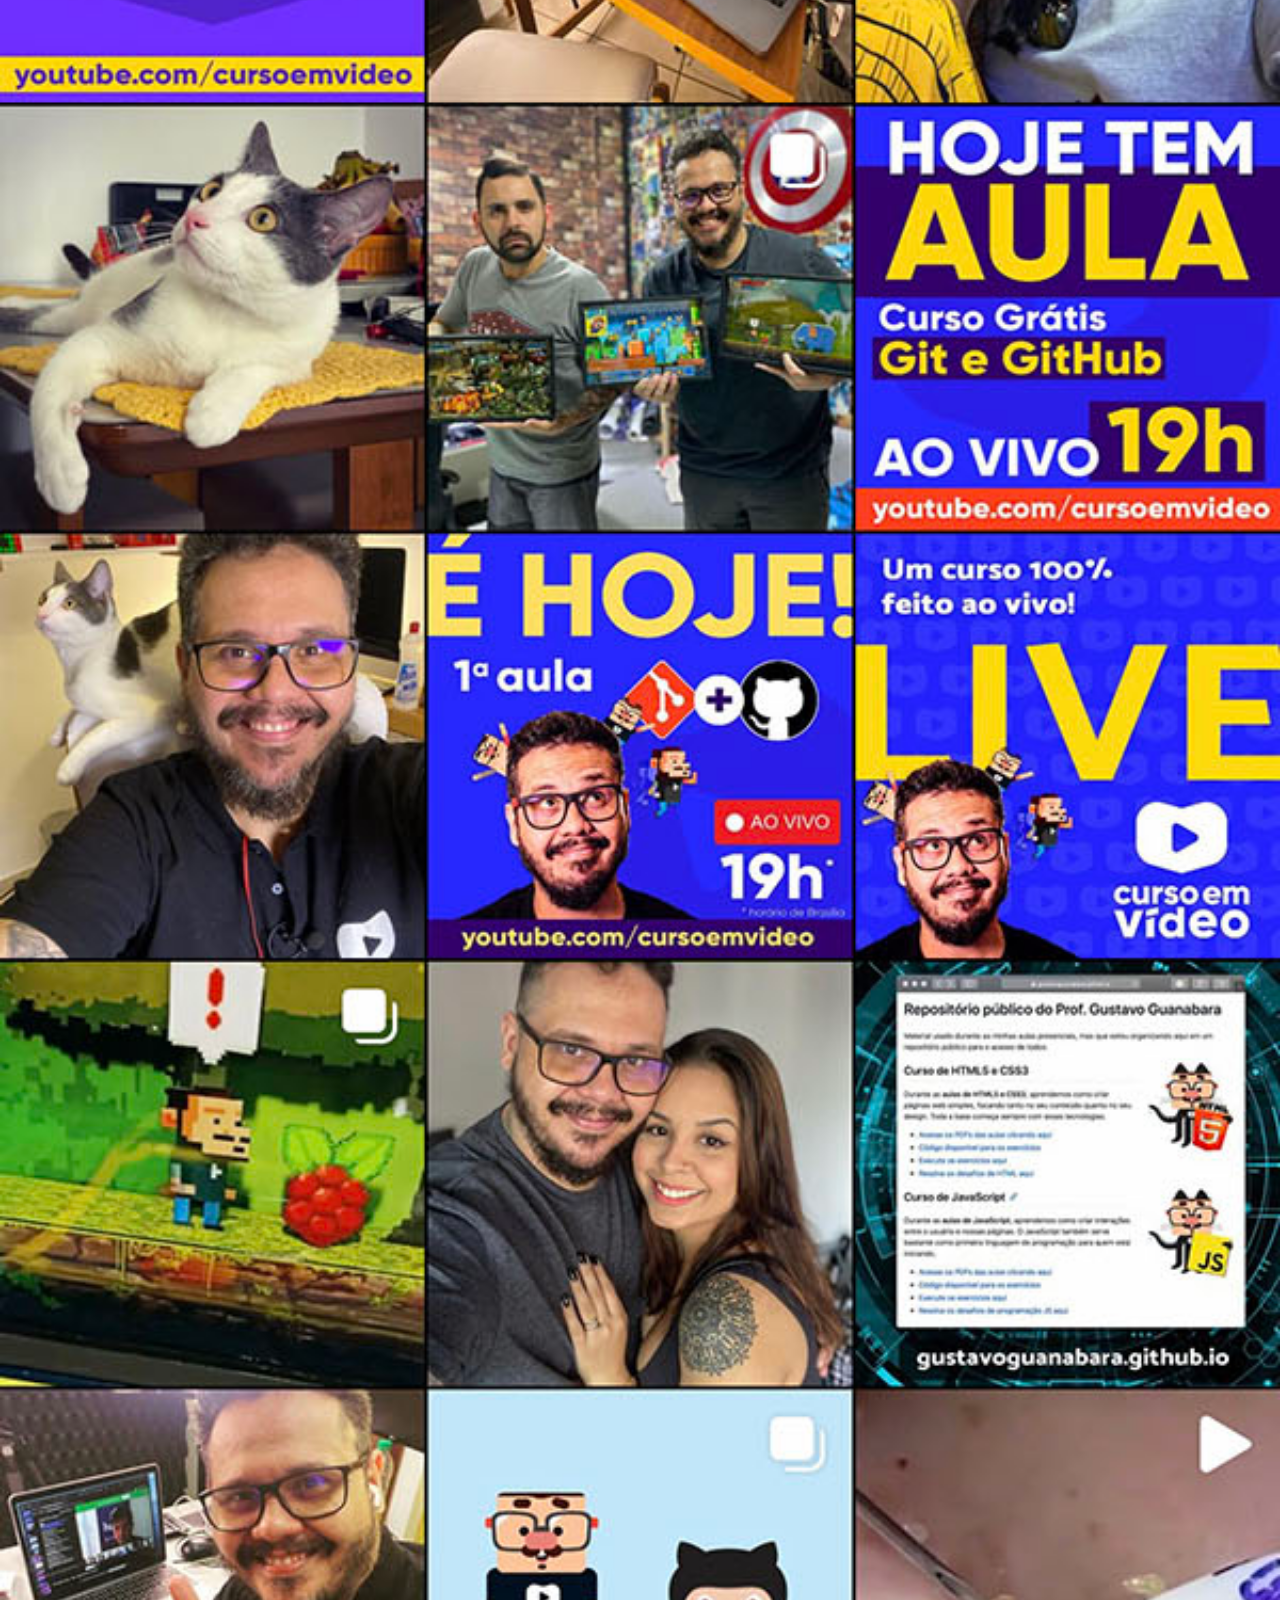
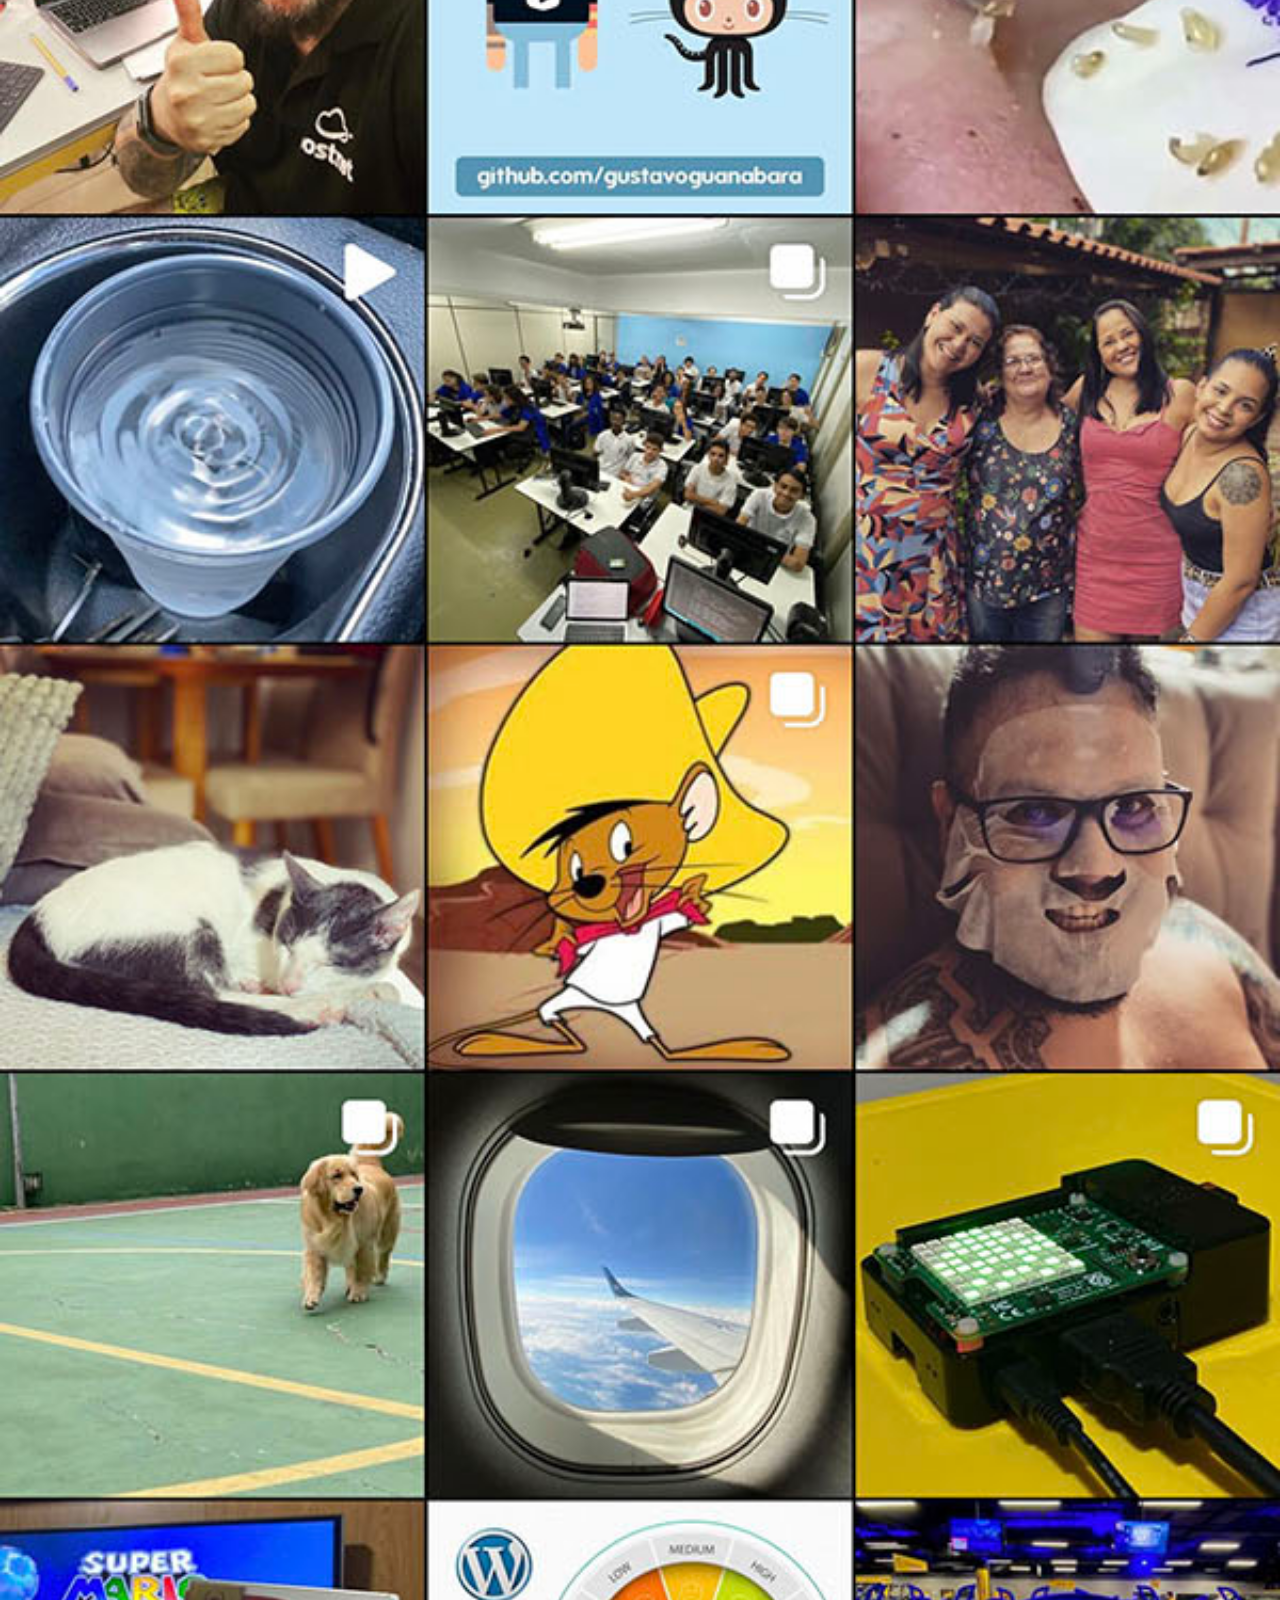
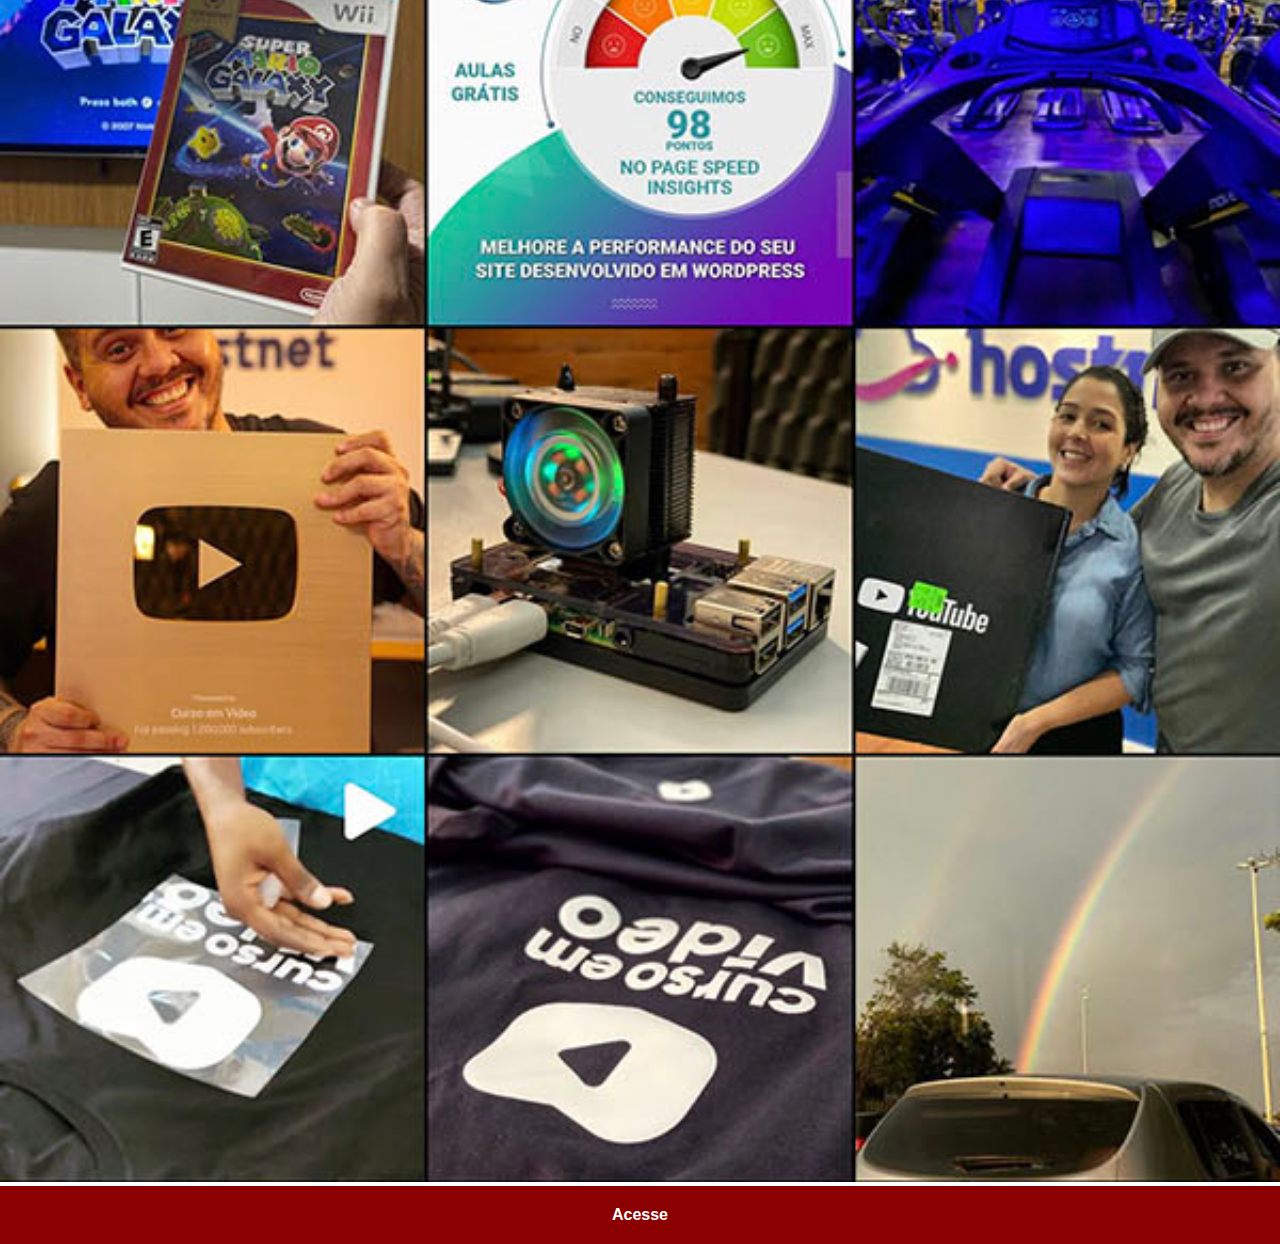
<file: instagram.html>
<!DOCTYPE html>
<html lang="pt-br">
<head>
    <meta charset="UTF-8">
    <meta name="viewport" content="width=device-width, initial-scale=1.0">
    <title>Instagram</title>
    <link rel="stylesheet" href="estilos/social.css">
</head>
<body>
    <img src="imagens/tela-instagram.jpg" alt="Instagram">
    <a href="https://www.instagram.com/gustavoguanabara/" target="_blank">Acesse</a>
</body>
</html>
</file>
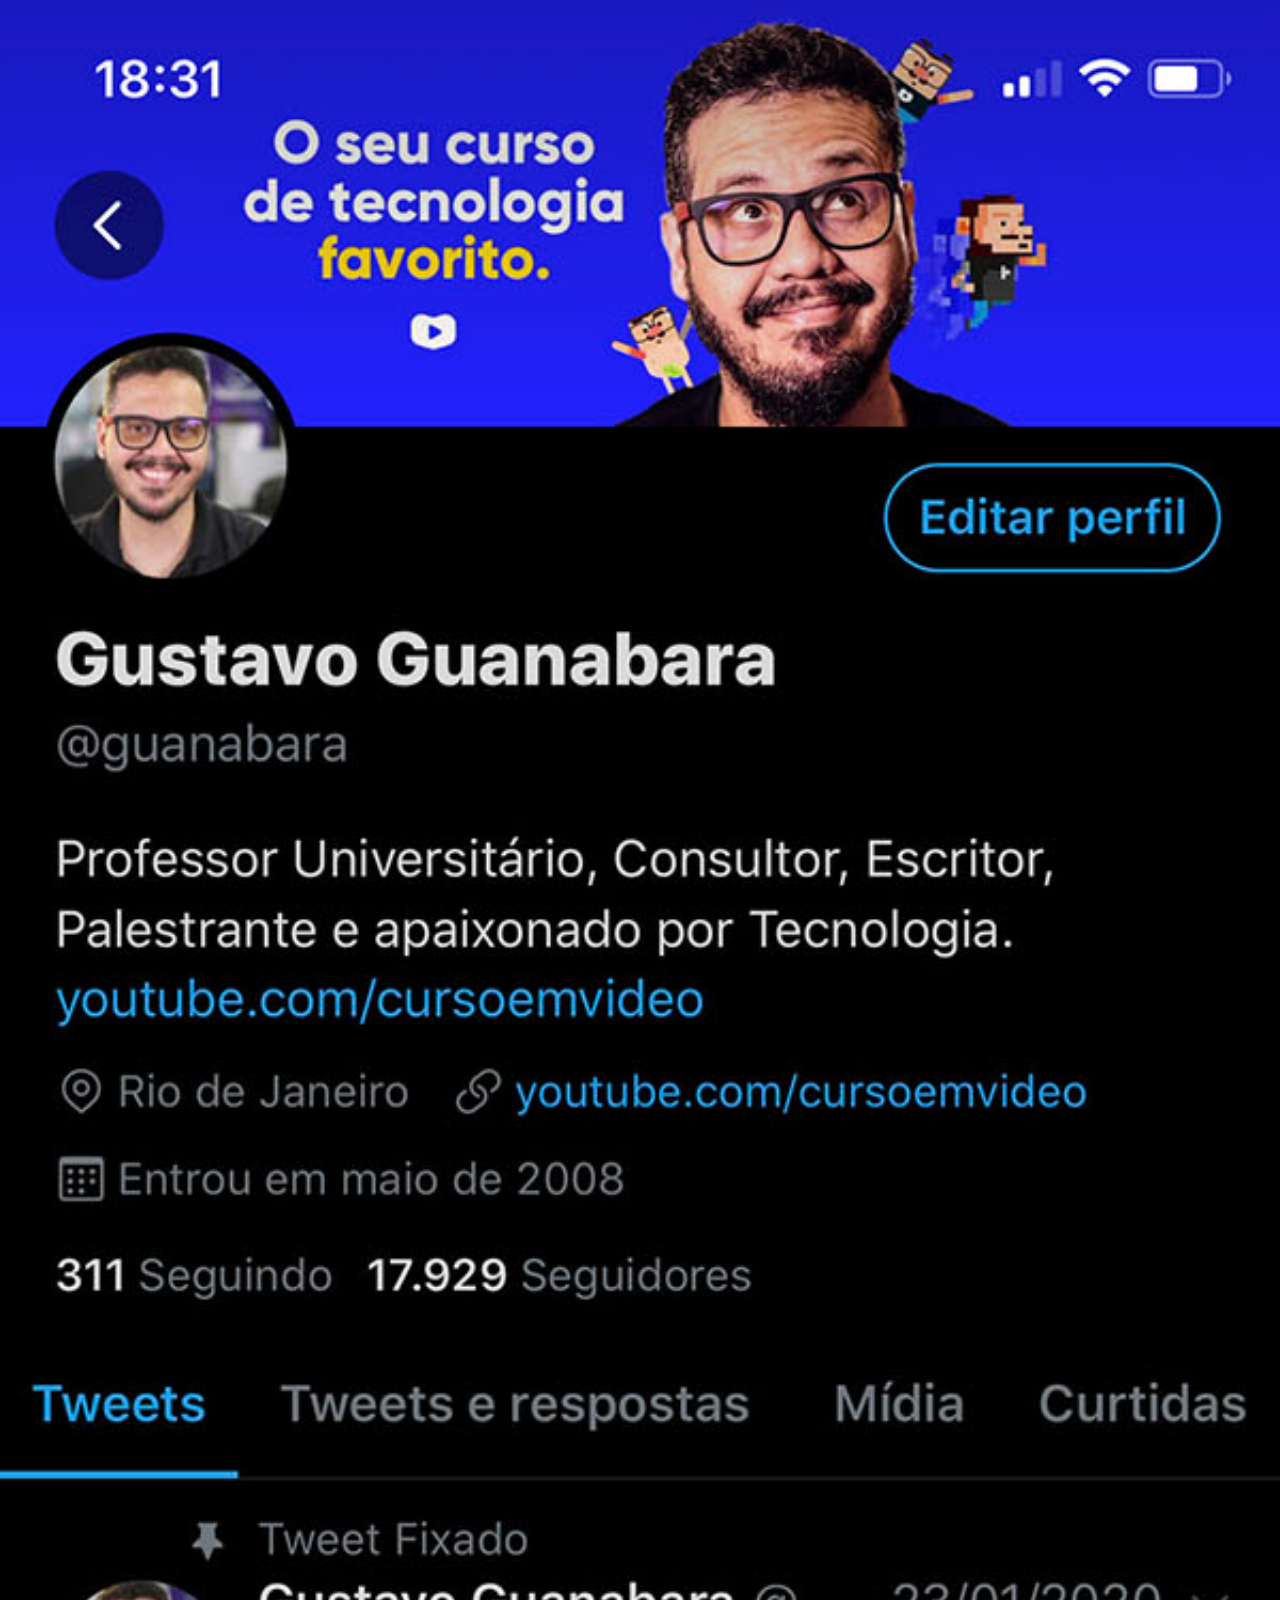
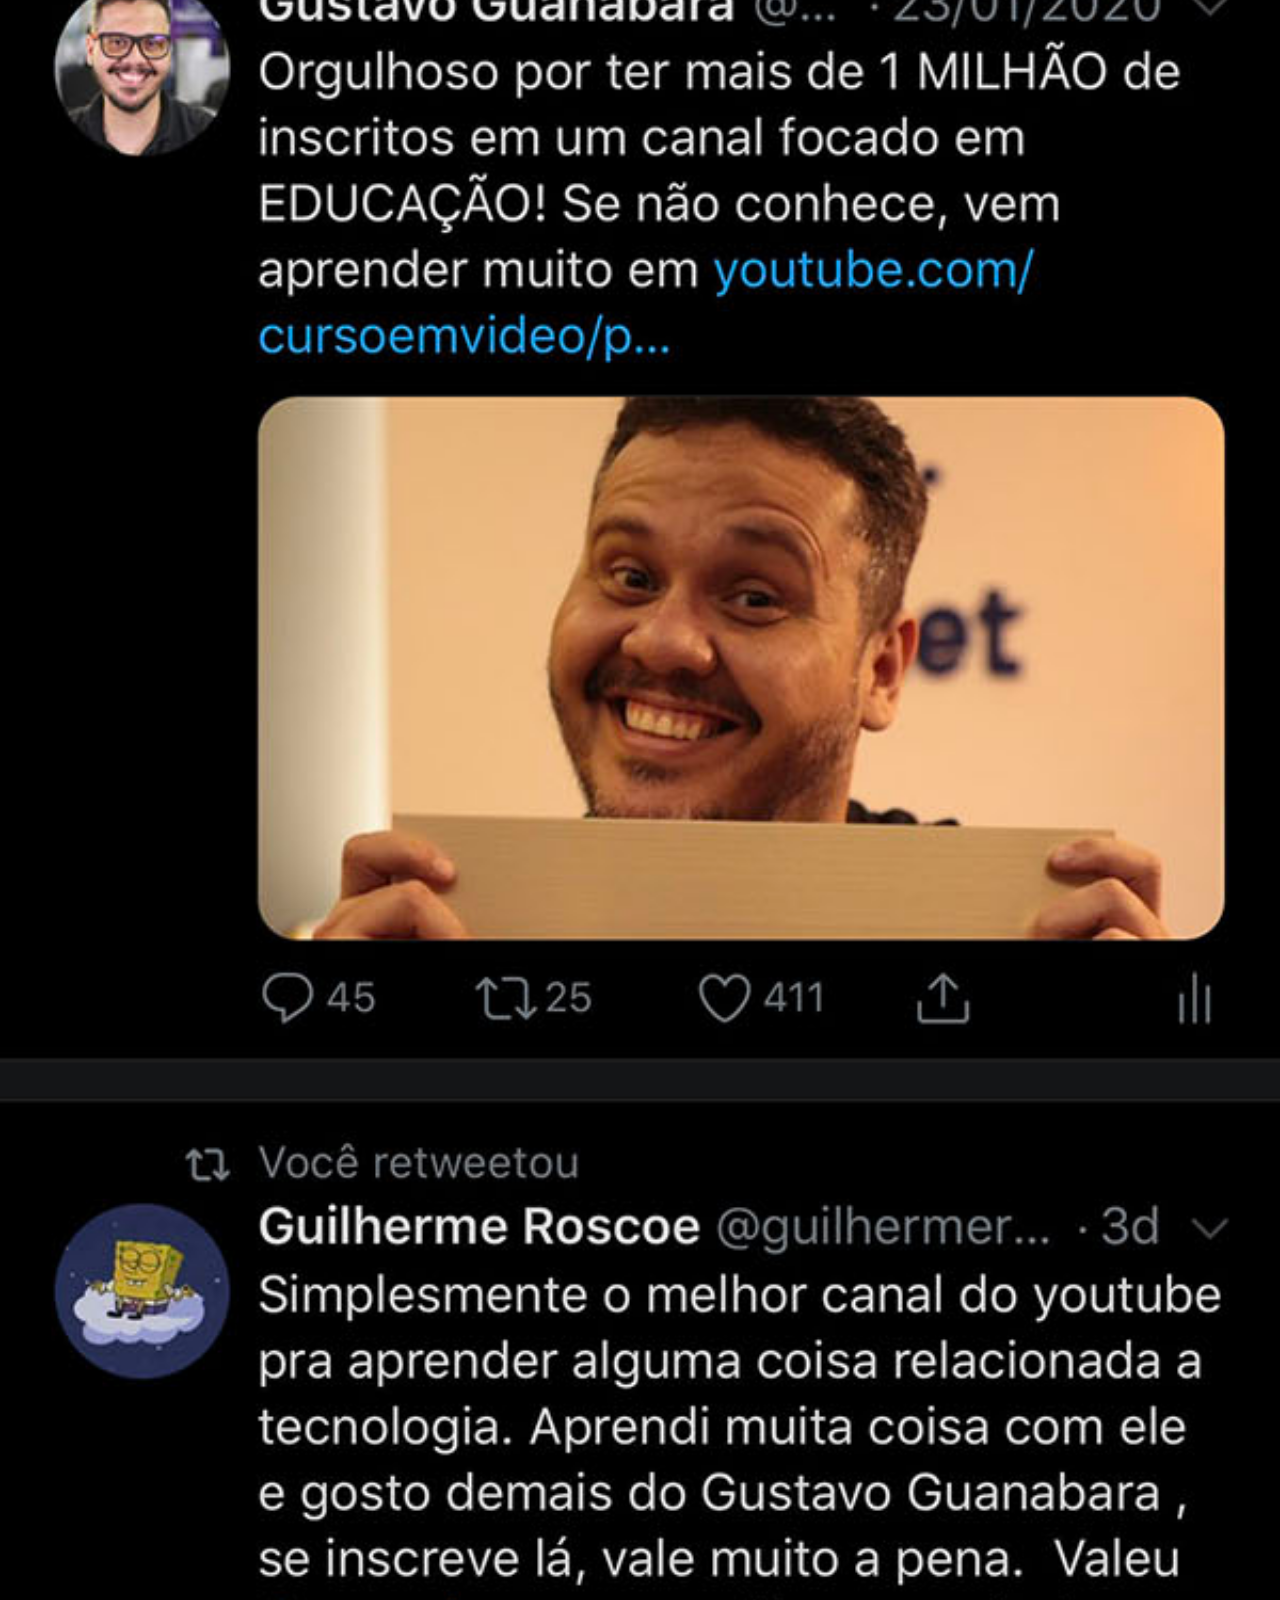
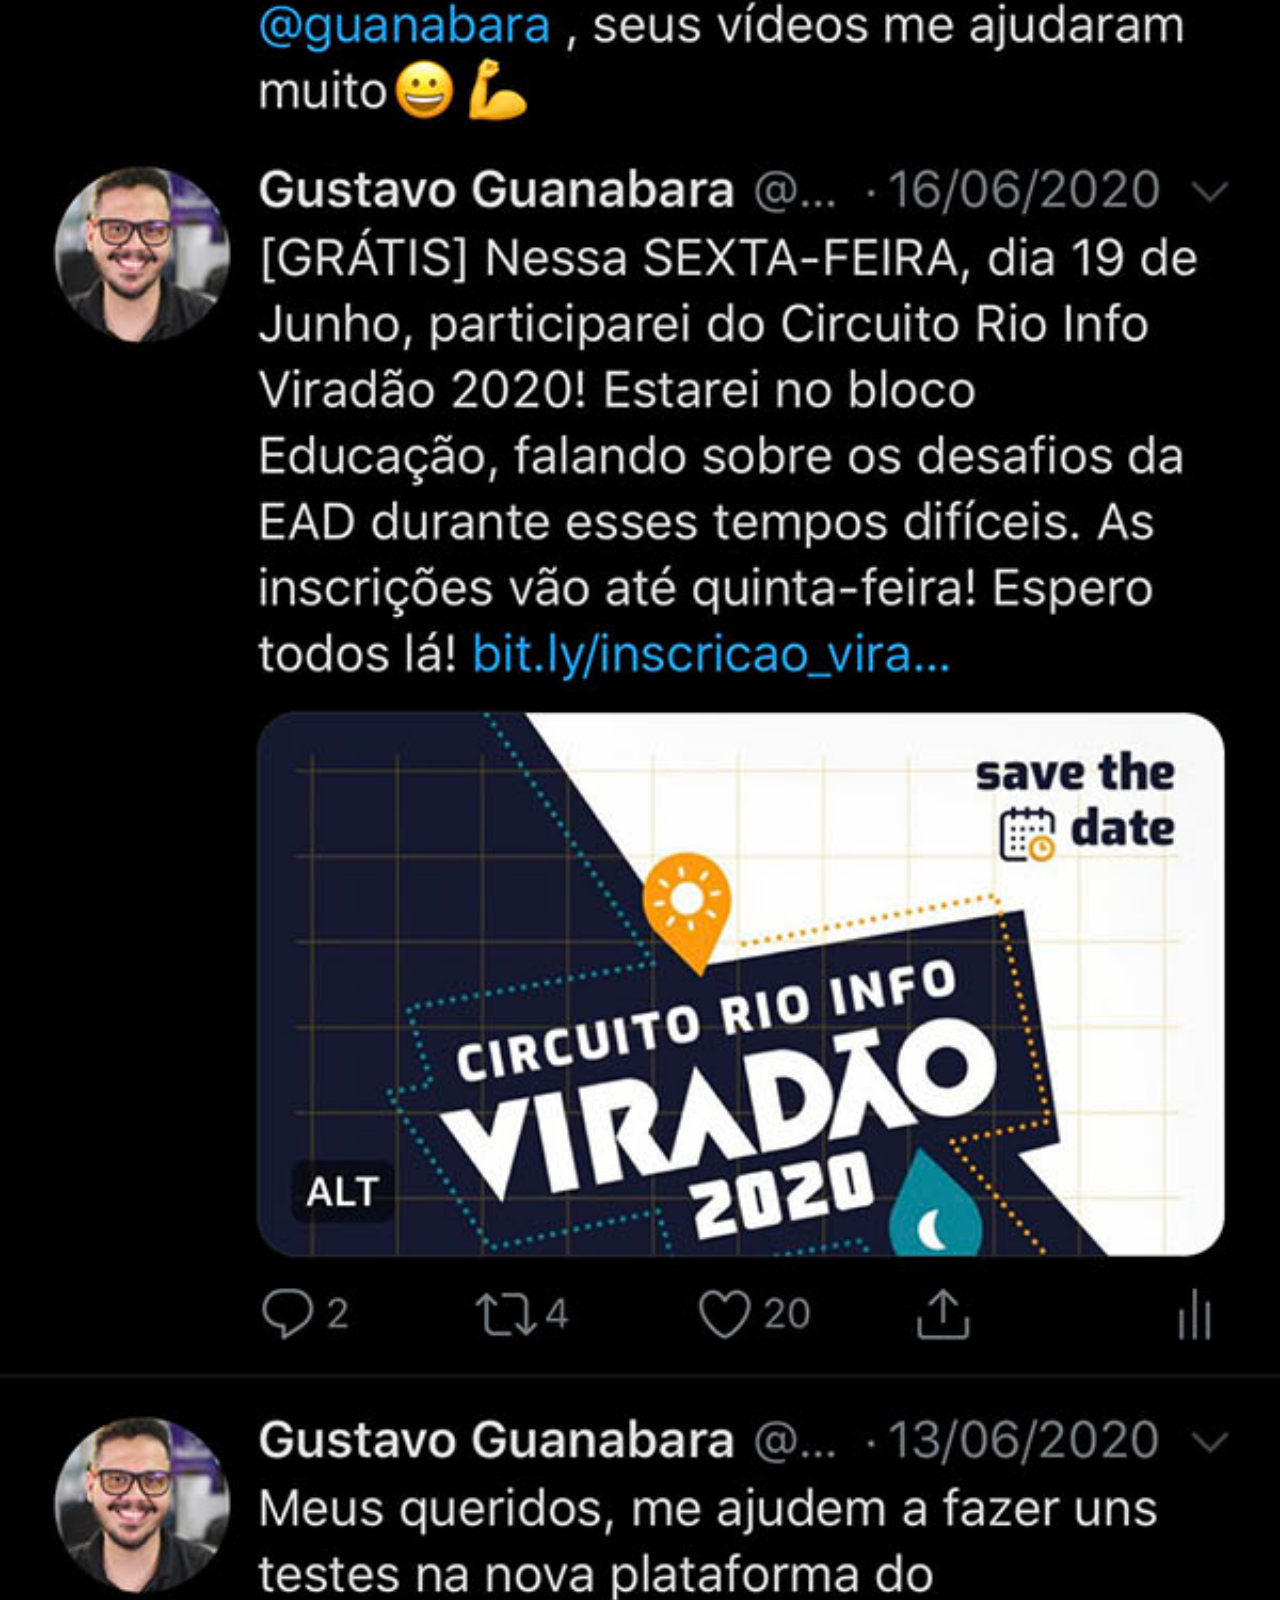
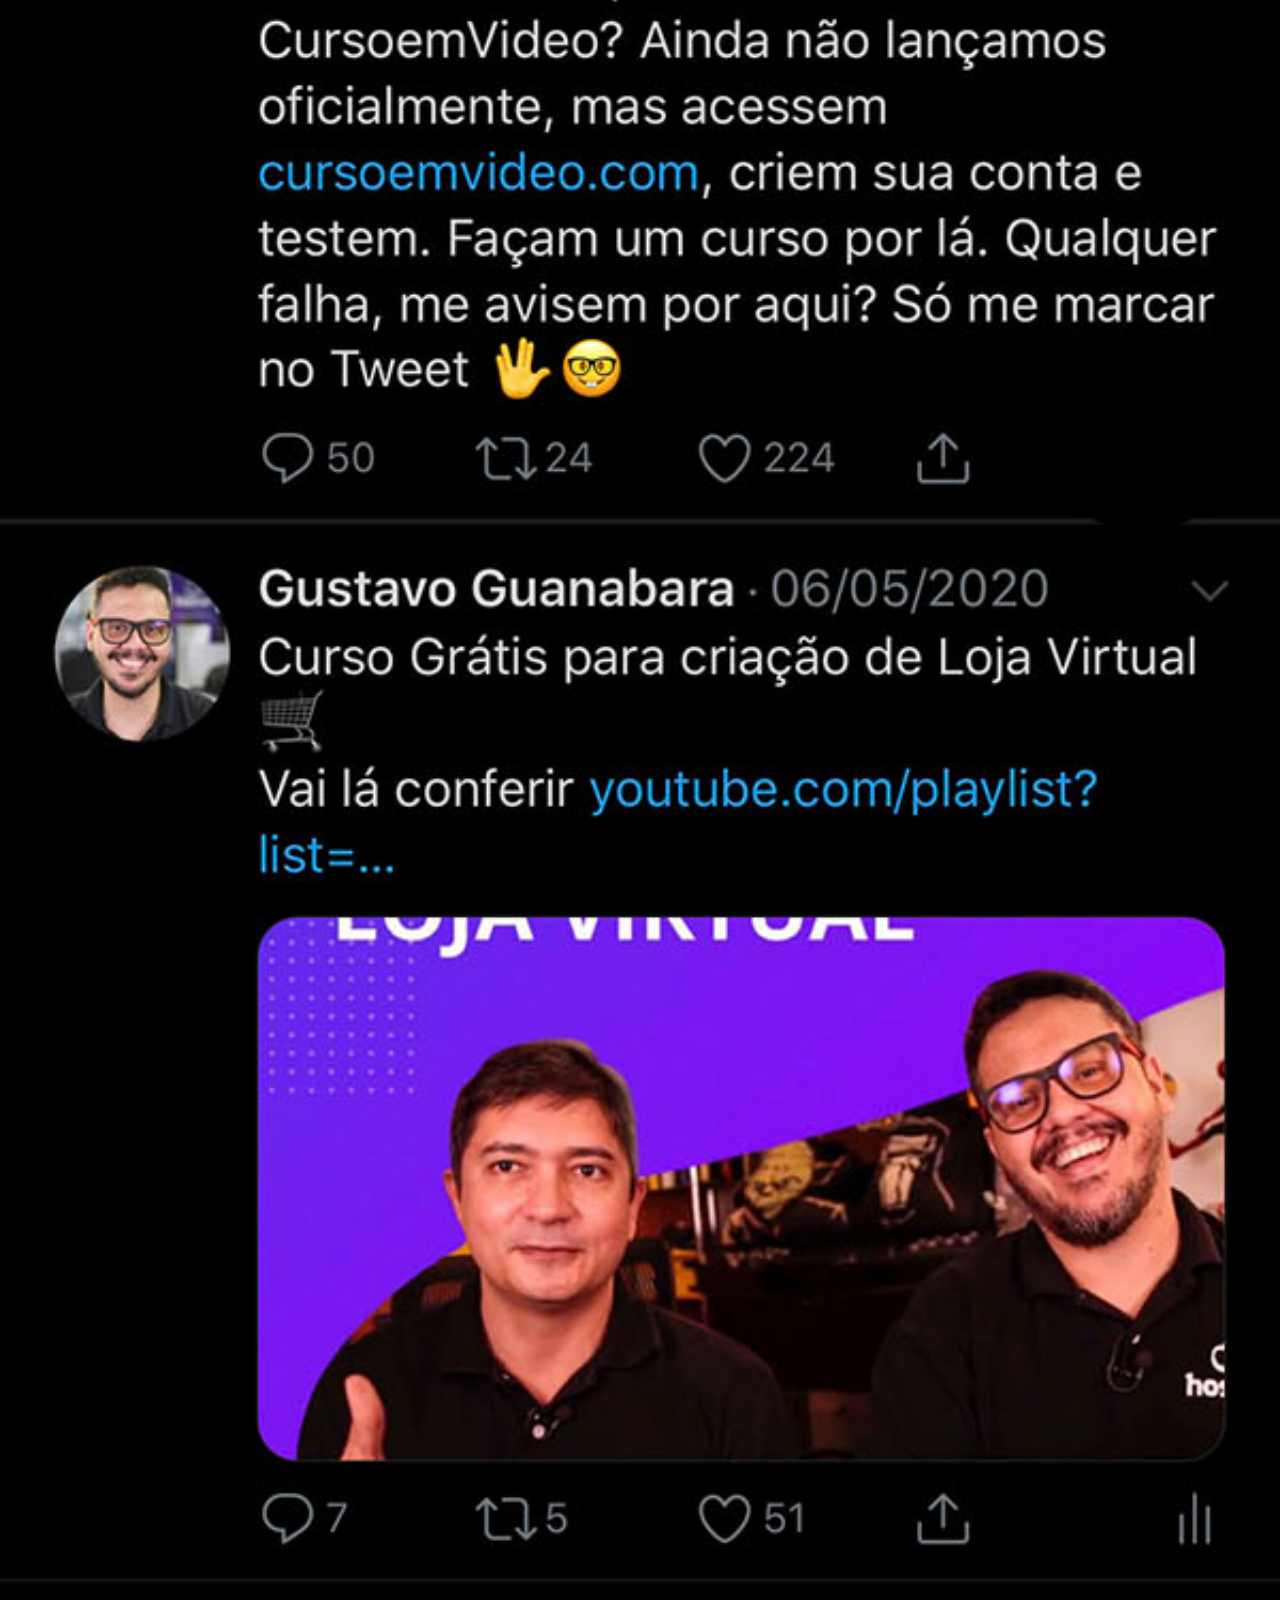
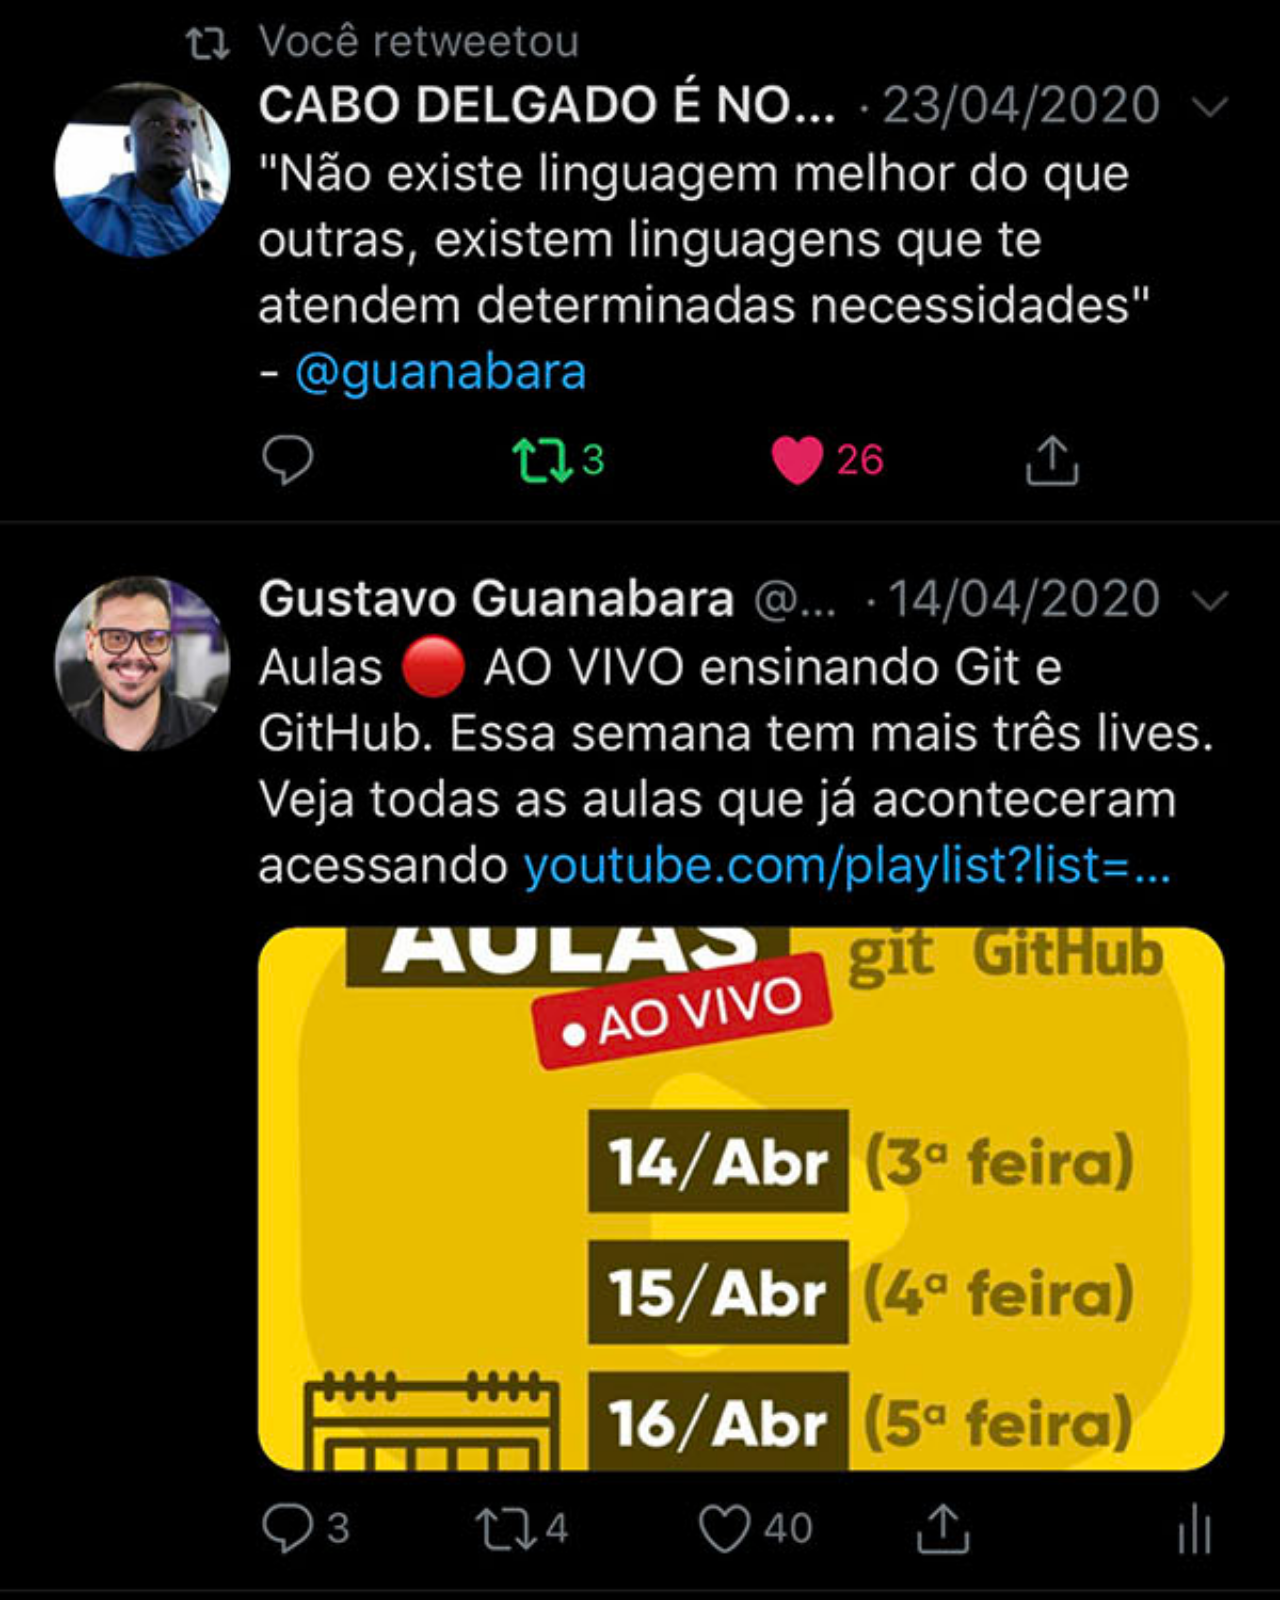
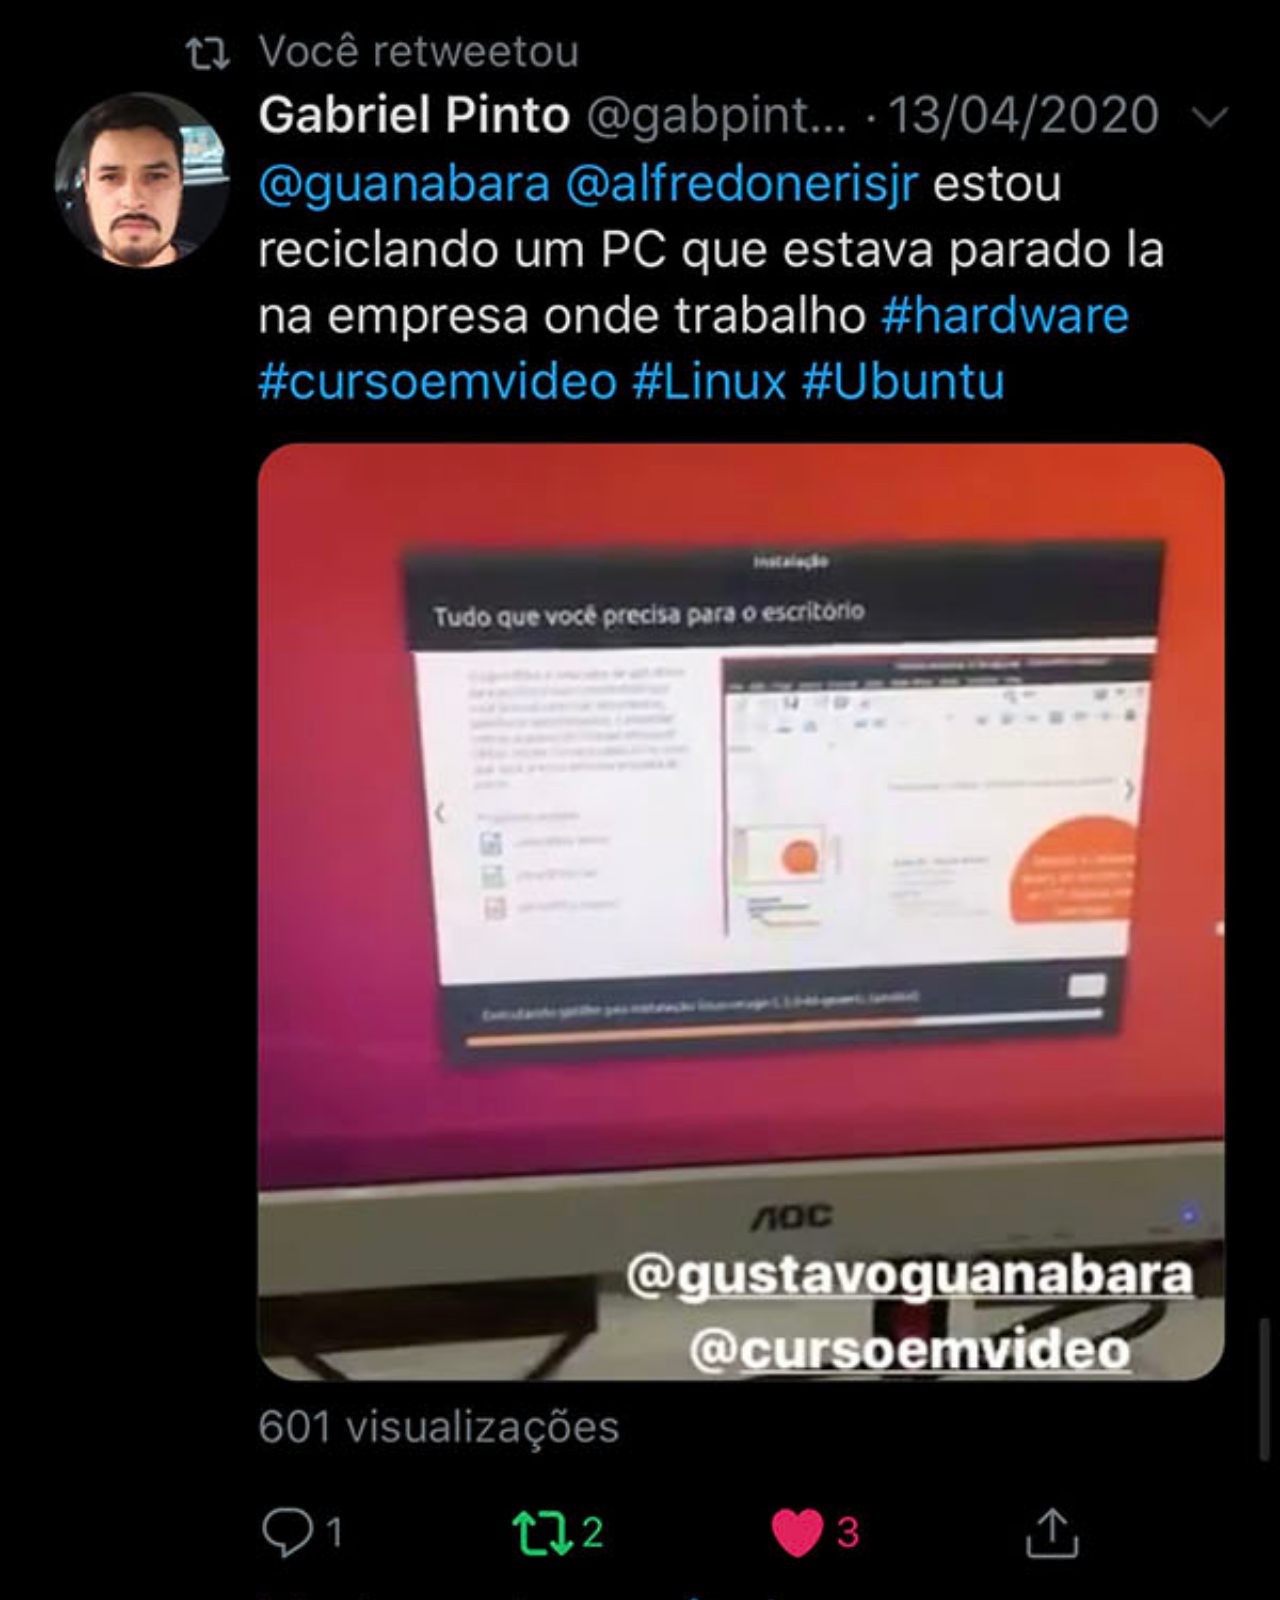
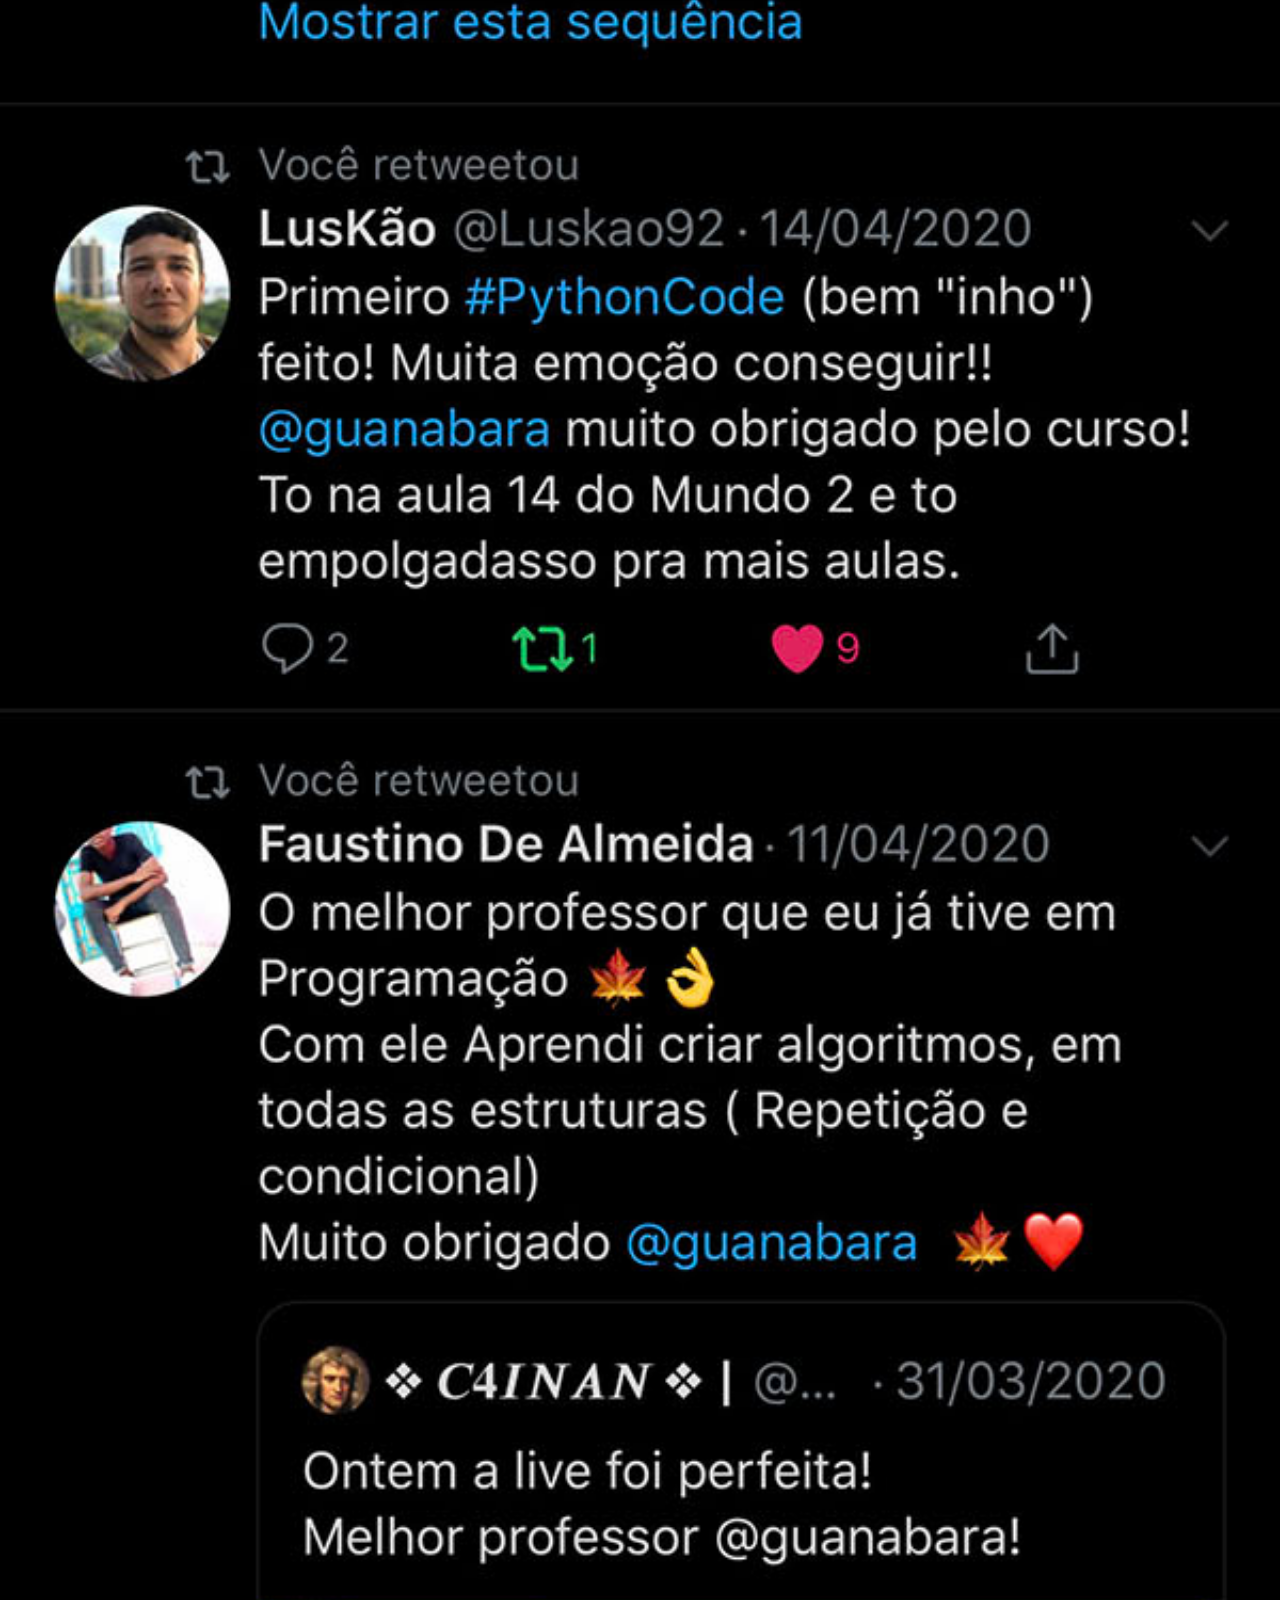
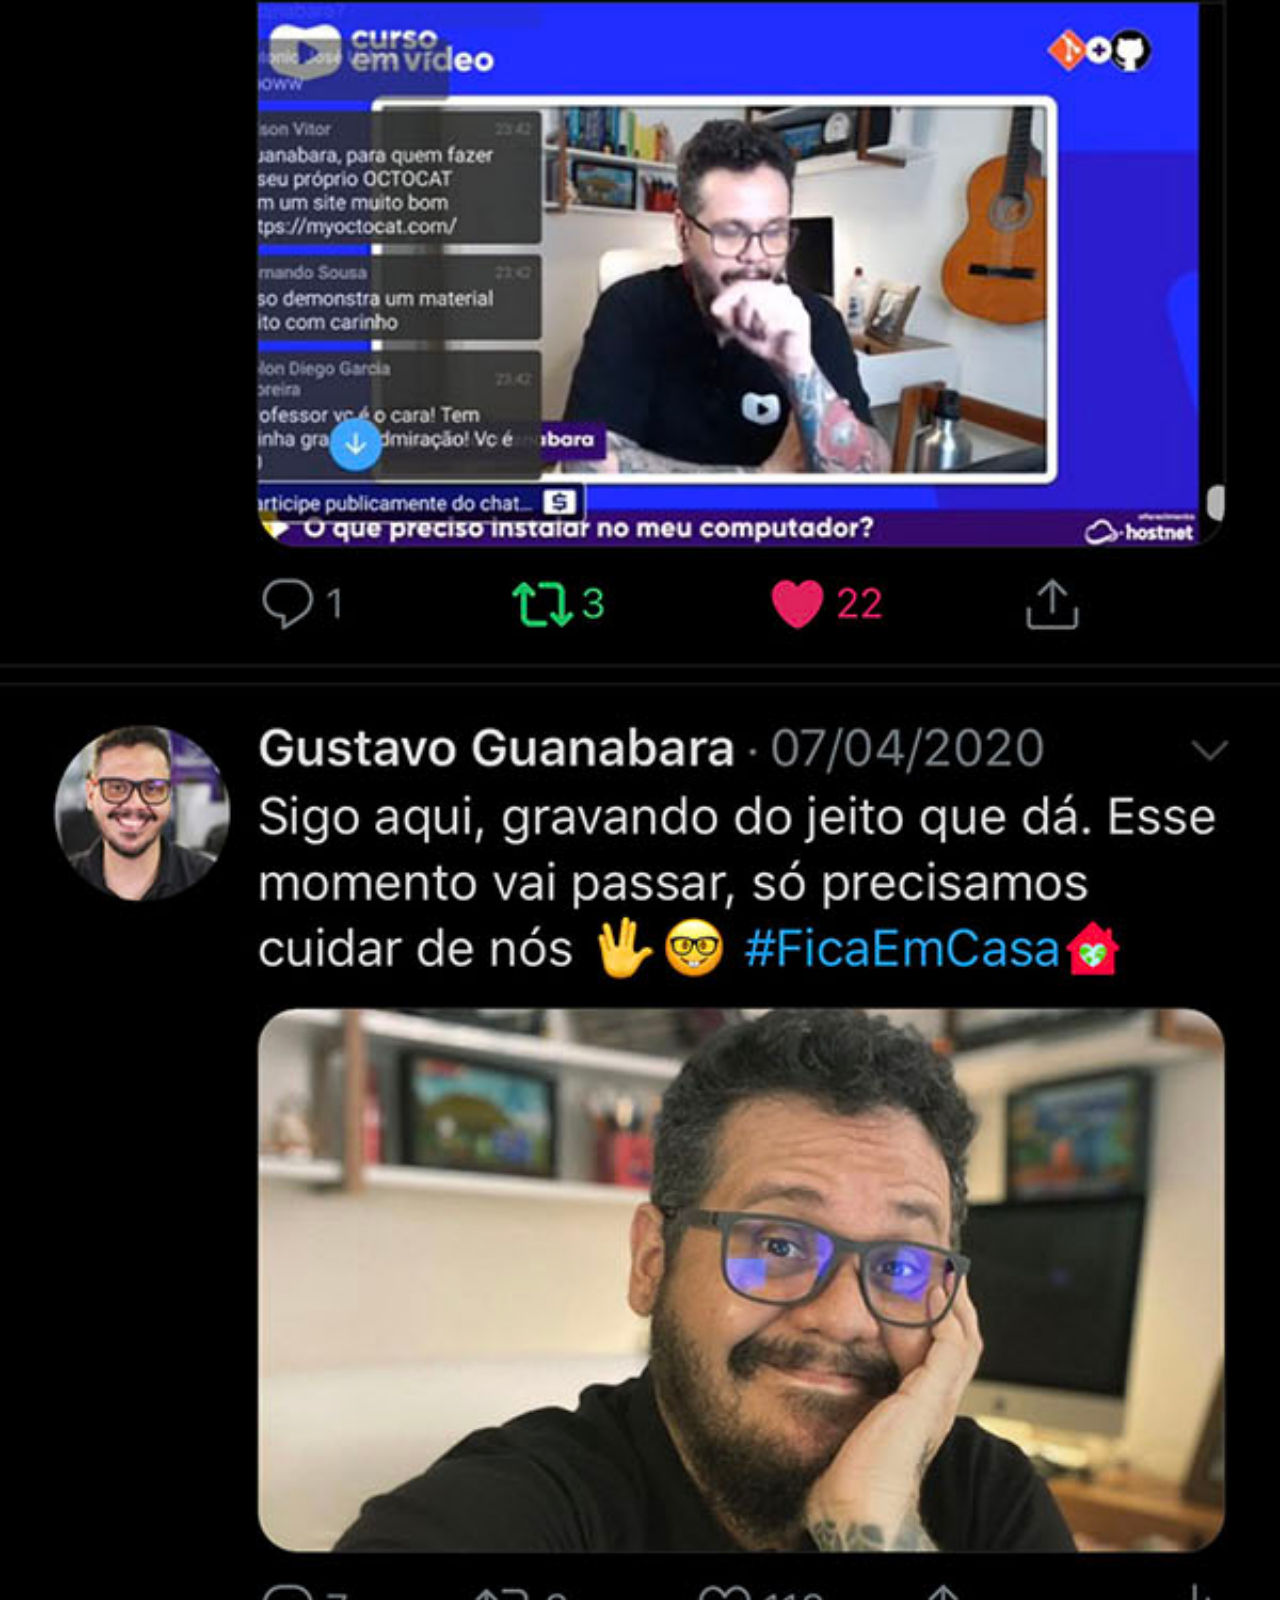
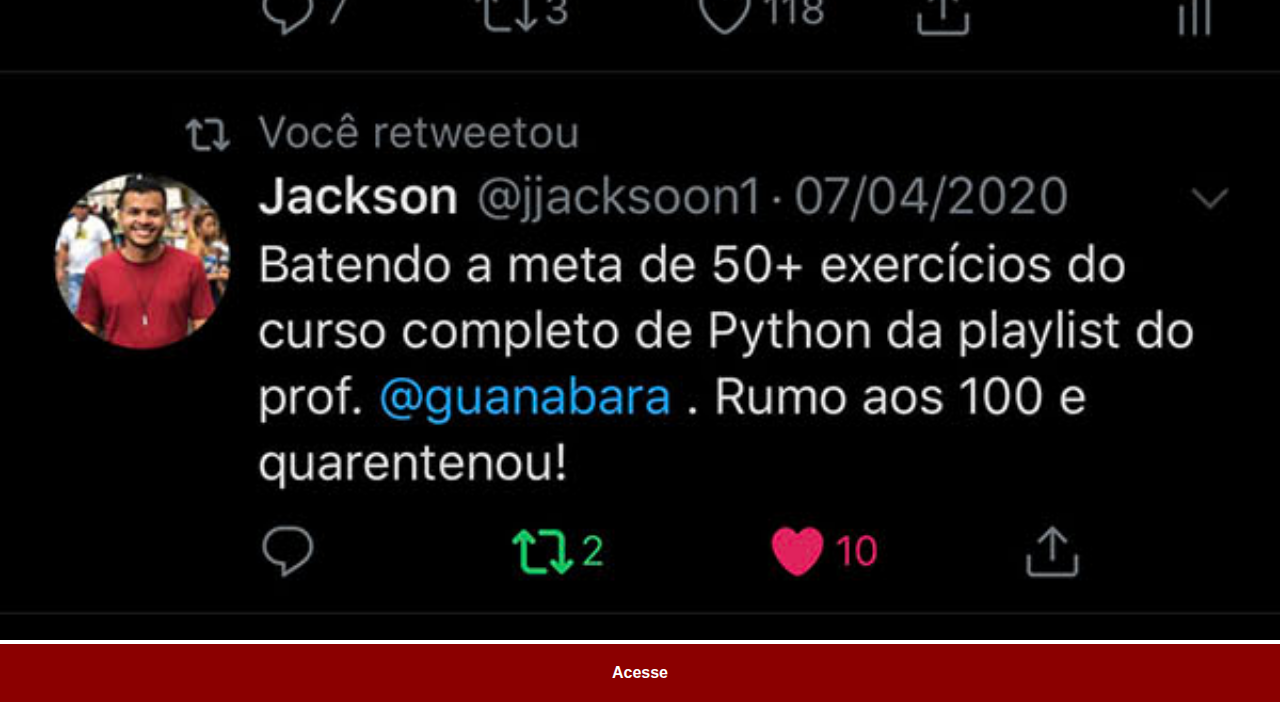
<file: twitter.html>
<!DOCTYPE html>
<html lang="pt-br">
<head>
    <meta charset="UTF-8">
    <meta name="viewport" content="width=device-width, initial-scale=1.0">
    <title>Twitter</title>
    <link rel="stylesheet" href="estilos/social.css">
</head>
<body>
    <img src="imagens/tela-twitter.jpg" alt="Twitter">
    <a href="https://twitter.com/guanabara" target="_blank">Acesse</a>
</body>
</html>
</file>
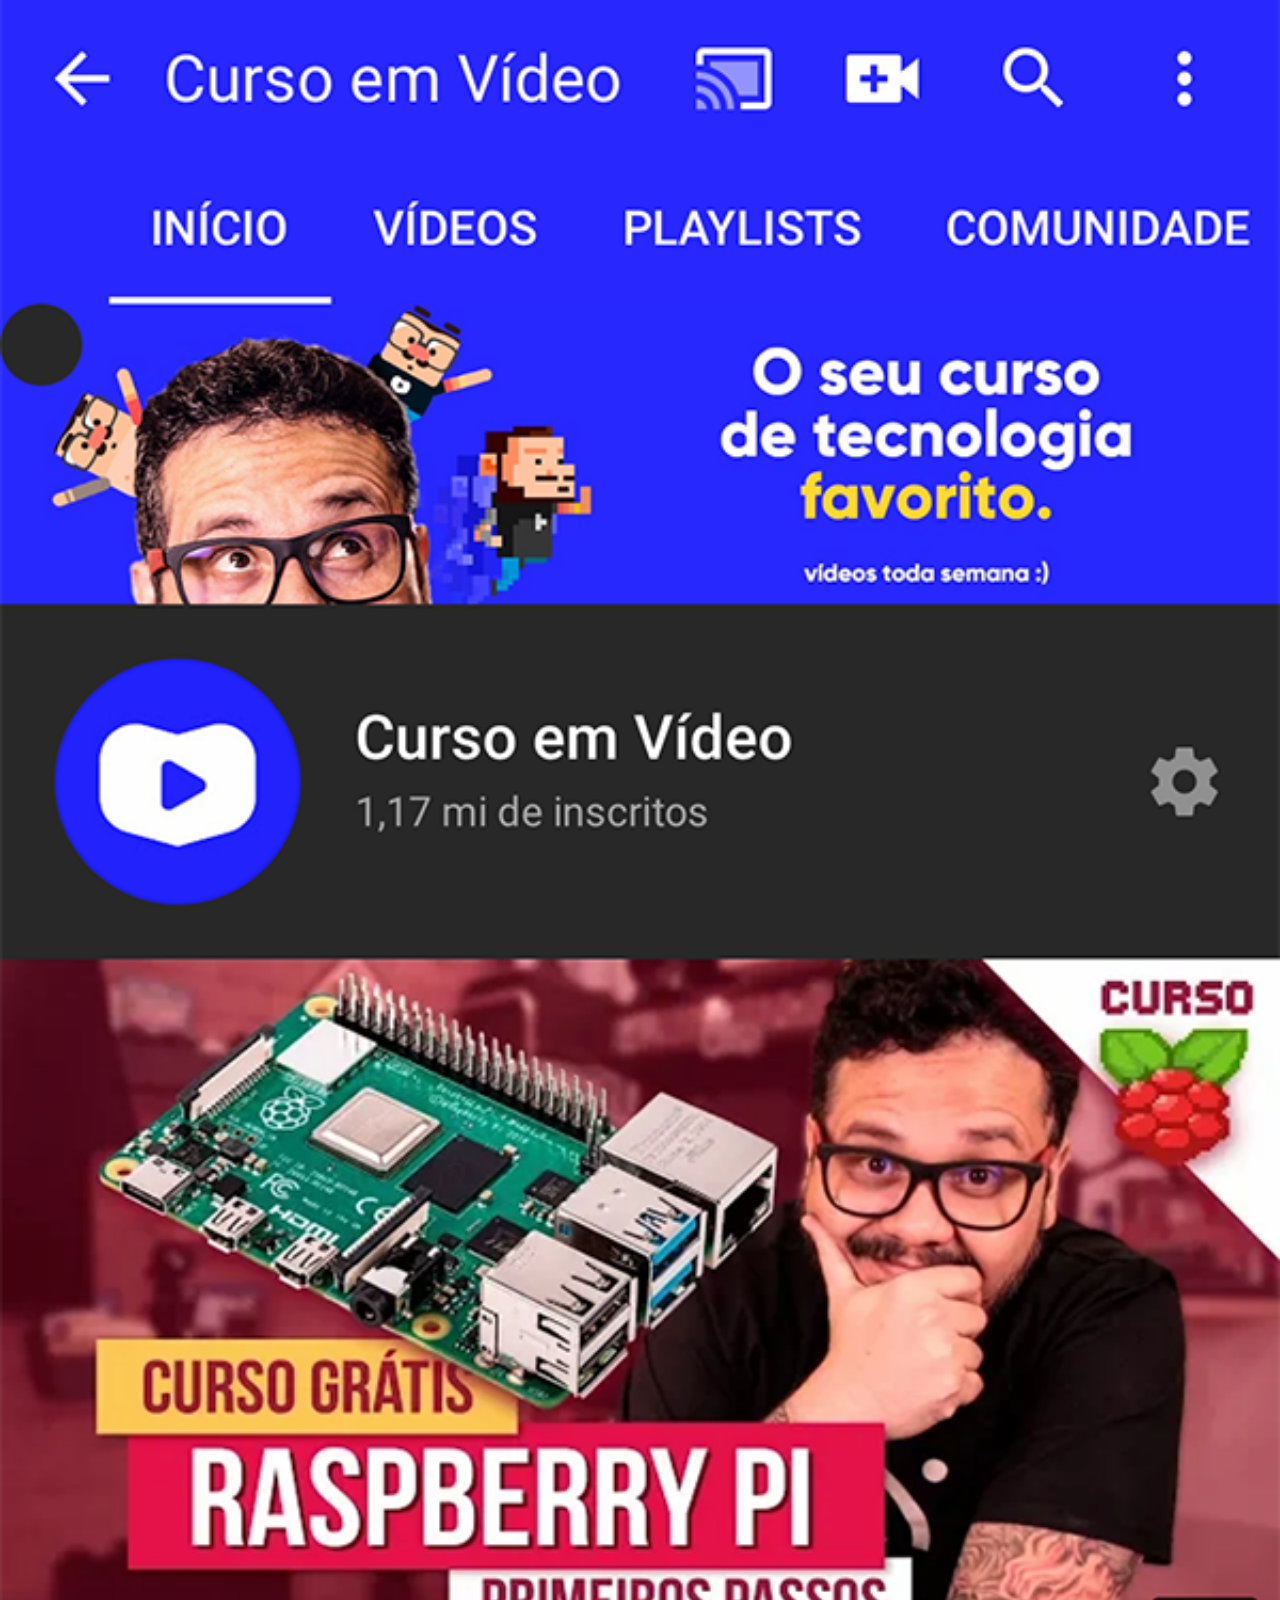
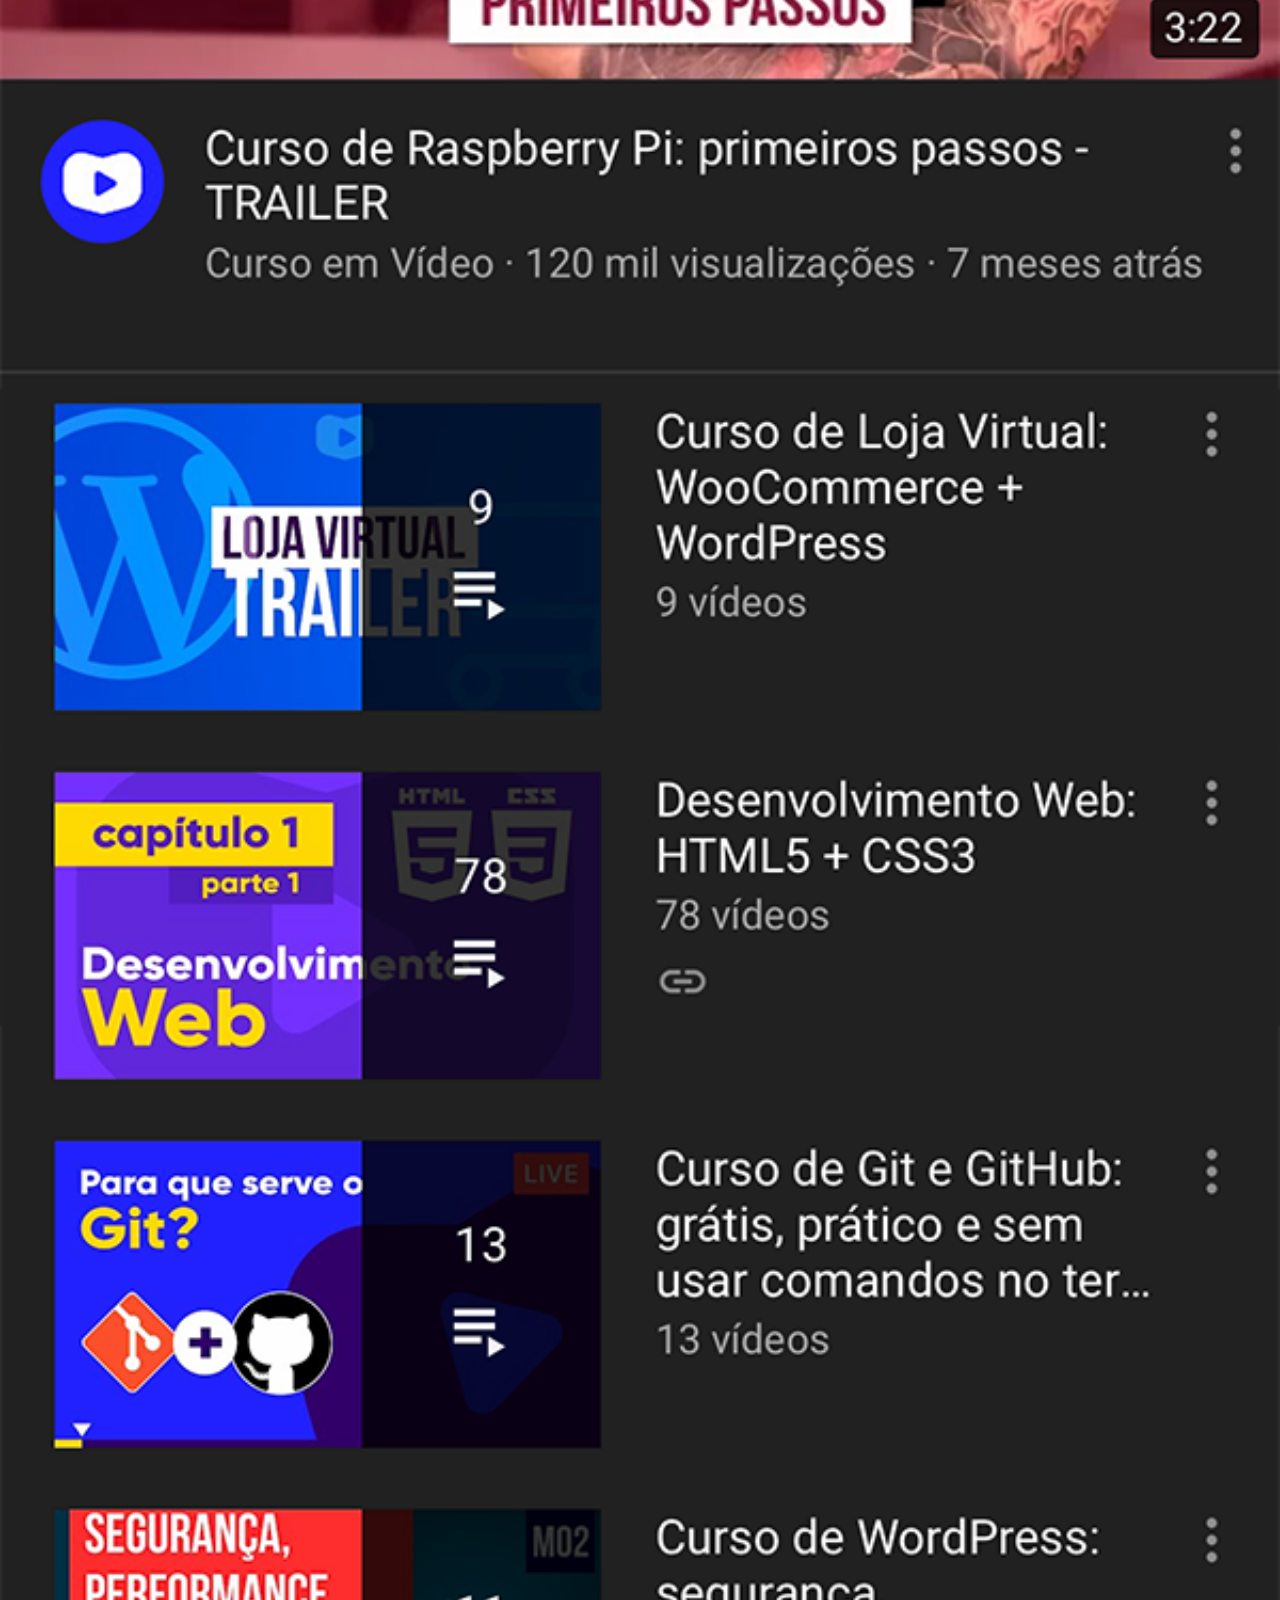
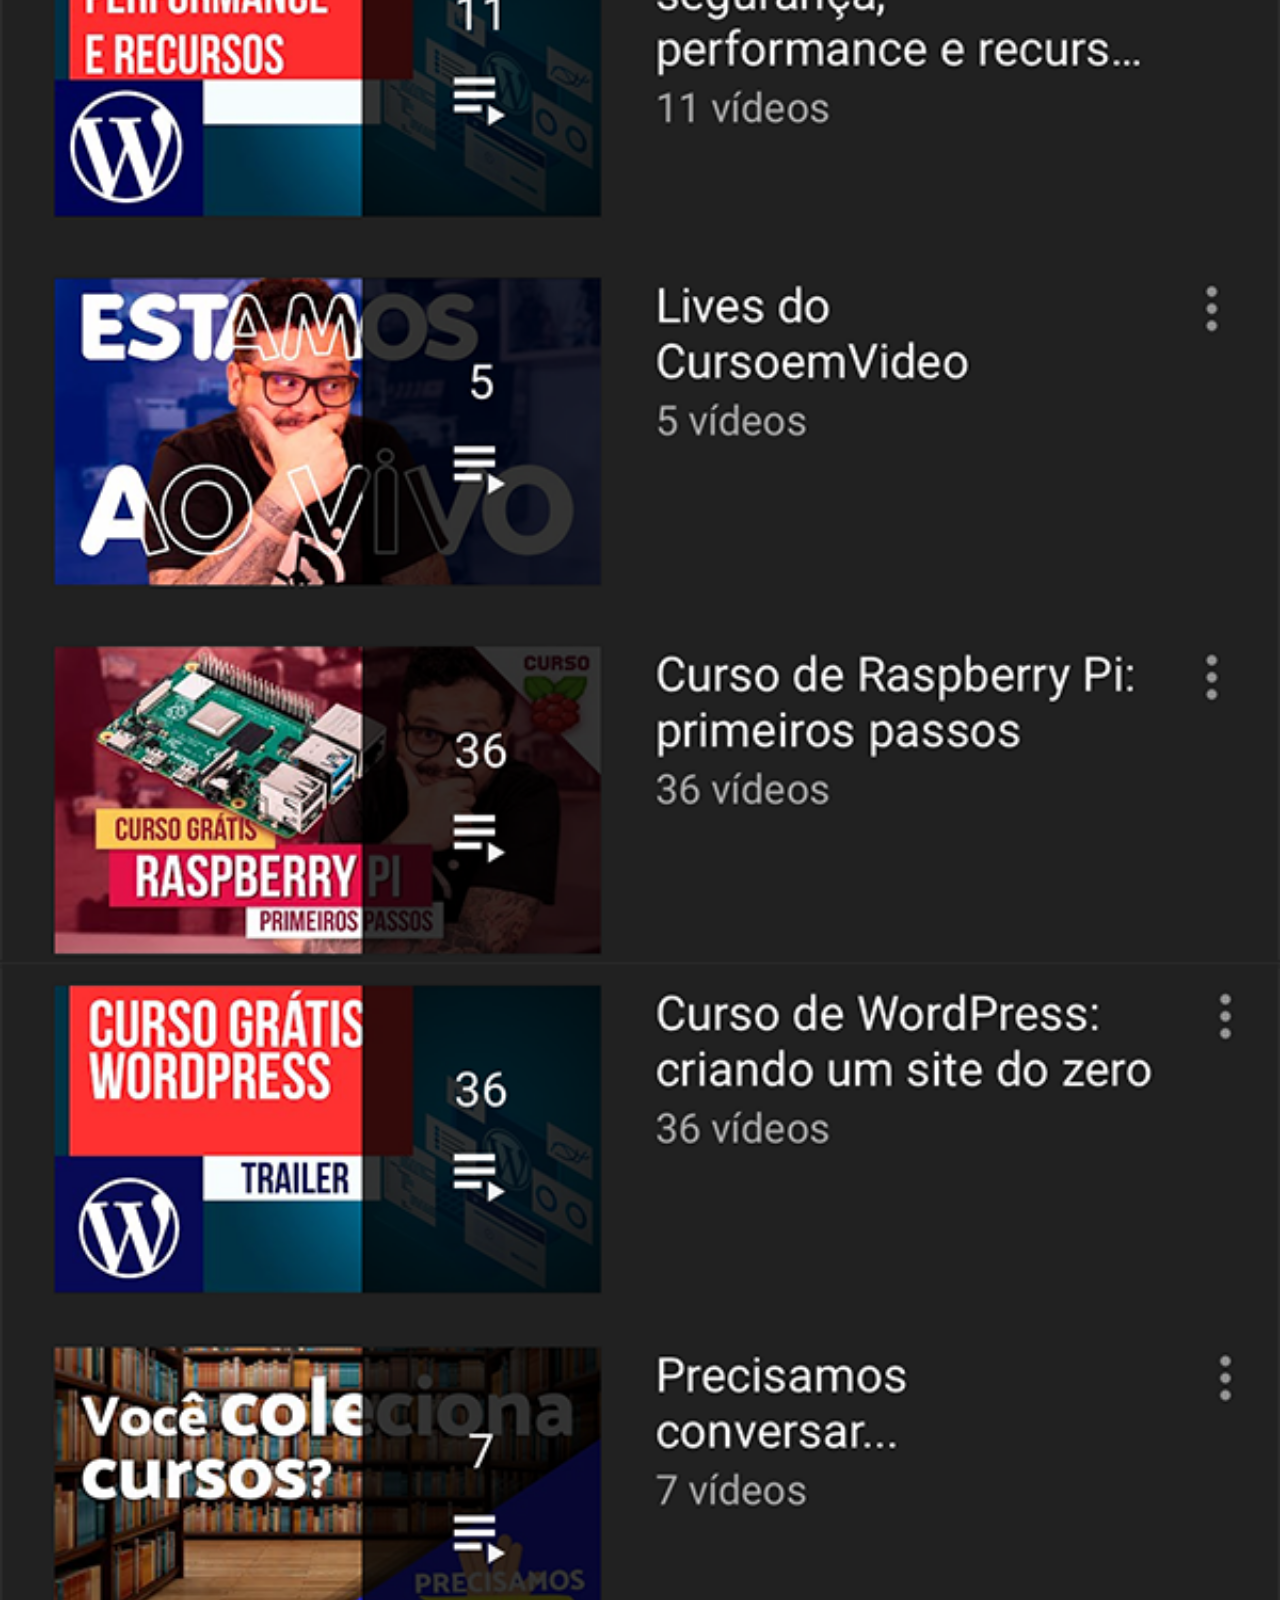
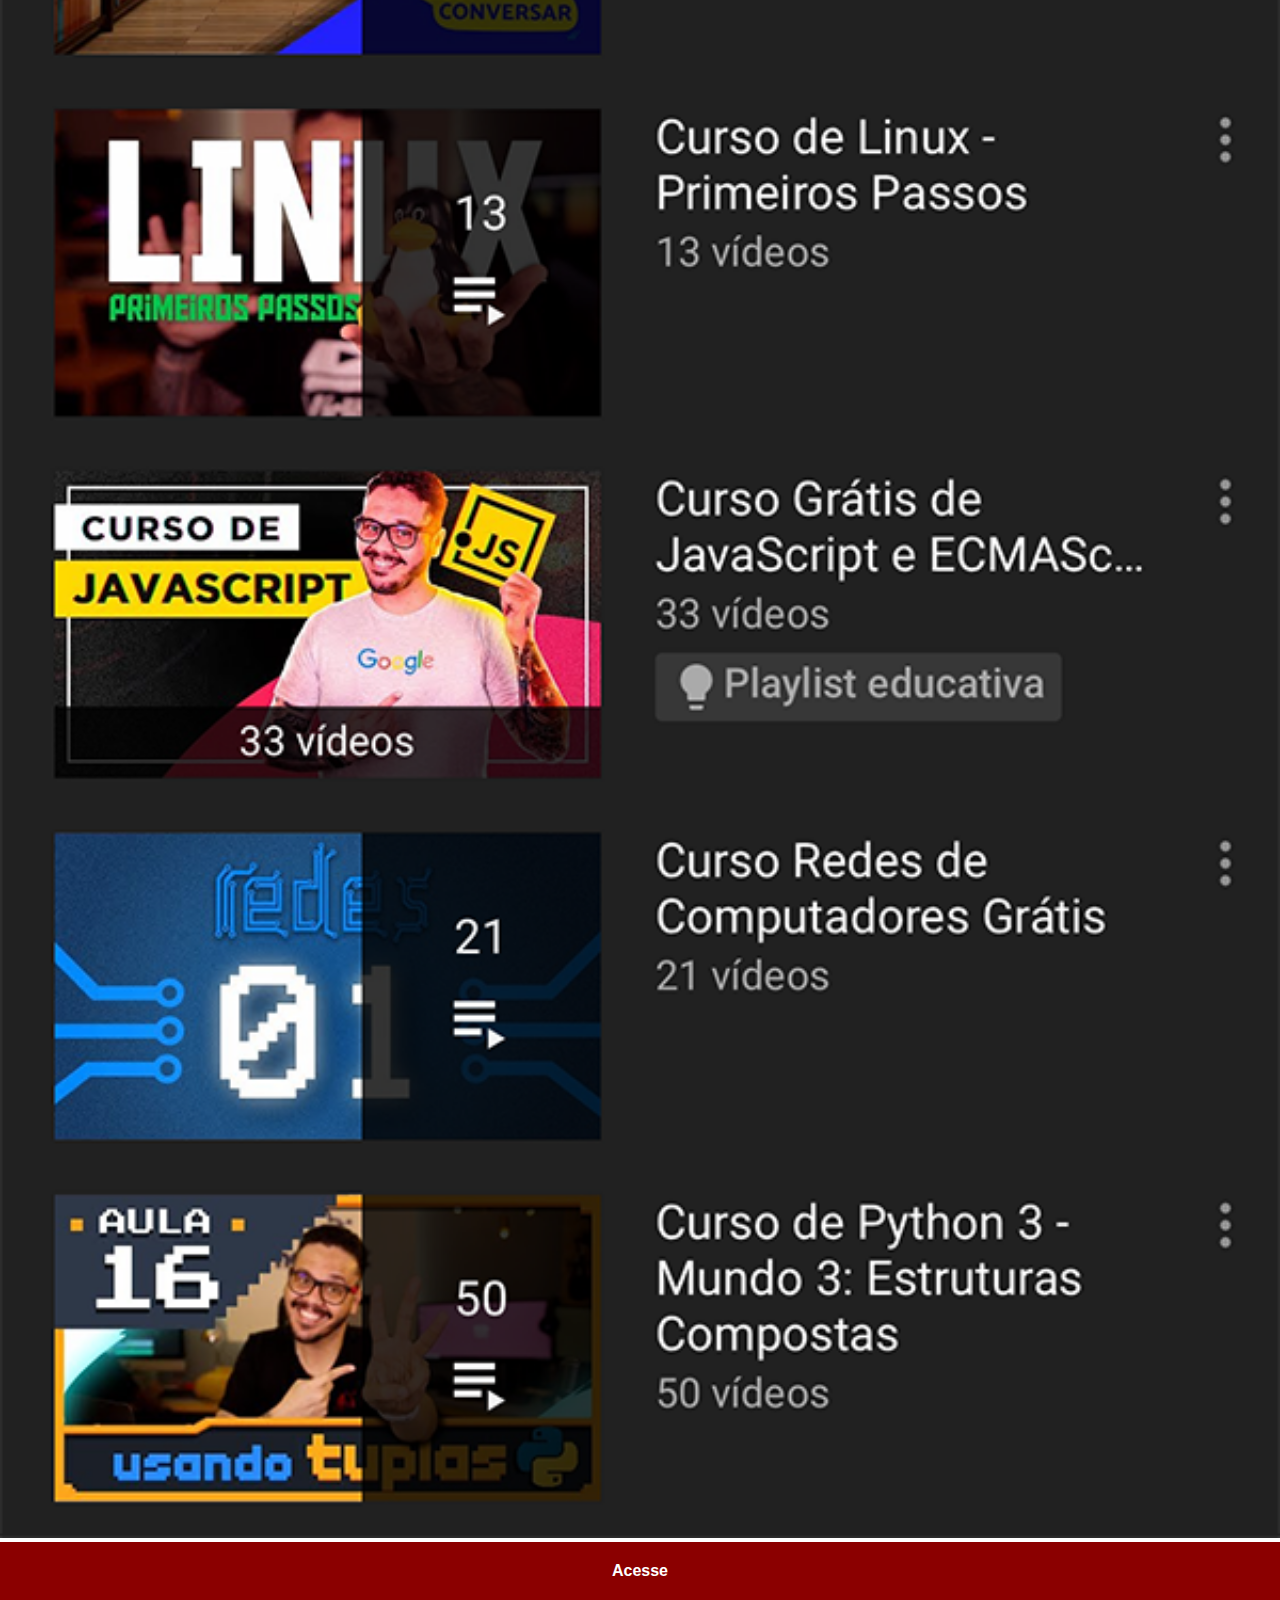
<file: youtube.html>
<!DOCTYPE html>
<html lang="pt-br">
<head>
    <meta charset="UTF-8">
    <meta name="viewport" content="width=device-width, initial-scale=1.0">
    <title>Youtube</title>
    <link rel="stylesheet" href="estilos/social.css">
</head>
<body>
    <img src="imagens/tela-youtube.png" alt="youtube">
    <a href="https://www.youtube.com/@CursoemVideo/playlists" target="_blank">Acesse</a>
</body>
</html>
</file>
<file: estilos/style.css>
@charset "UTF-8";

* {
    margin: 0px;
    padding: 0px;
    font-family: Arial, Helvetica, sans-serif;
}

html, body {
    height: 100vh;
}

body {
    background: url('../imagens/fundo-madeira.jpg') no-repeat top center;
    background-size: cover;
    background-attachment: fixed;
}

main {
    position: relative;
    height: 100vh;
}

section#telefone {
    position: absolute;
    top: 50%;
    left: 50%;
    transform: translate(-50%, -50%);
    
    height: 627px;
    width: 311px;
    background: url('../imagens/frame-iphone.png') no-repeat;
}

iframe#tela {
    position: relative;
    top: 80px;
    left: 22px;
    width: 267px;
    height: 471px;
}

section#redes-sociais {
    text-align: right;
}

section#redes-sociais img {
    width: 50px;
    margin: 10px;
    border-radius: 50%;
    box-shadow: 2px 2px 5px rgba(0, 0, 0, 0.400);
    box-sizing: border-box;
}

section#redes-sociais img:hover {
    border: 2px solid rgba(255, 255, 255, 0.637);
    transform: translate(-3px, -3px);
    box-shadow: 5px 5px 10px rgba(0, 0, 0, 0.623);
    transition: tansfrom .5s, border .2s;
}
</file>
<file: estilos/social.css>
@charset "UTF-8";

* {
    margin: 0px;
    padding: 0px;
    font-family: Arial, Helvetica, sans-serif;
}

::-webkit-scrollbar {
    width: 0px;
    height: 0px;
}

img {
    width: 100vw;
}

a {
    display: block;
    background-color: darkred;
    padding: 20px;
    text-align: center;
    font-weight: bolder;
    text-decoration: none;
    color: white;
}

a:hover {
    background-color: red;
}
</file>
